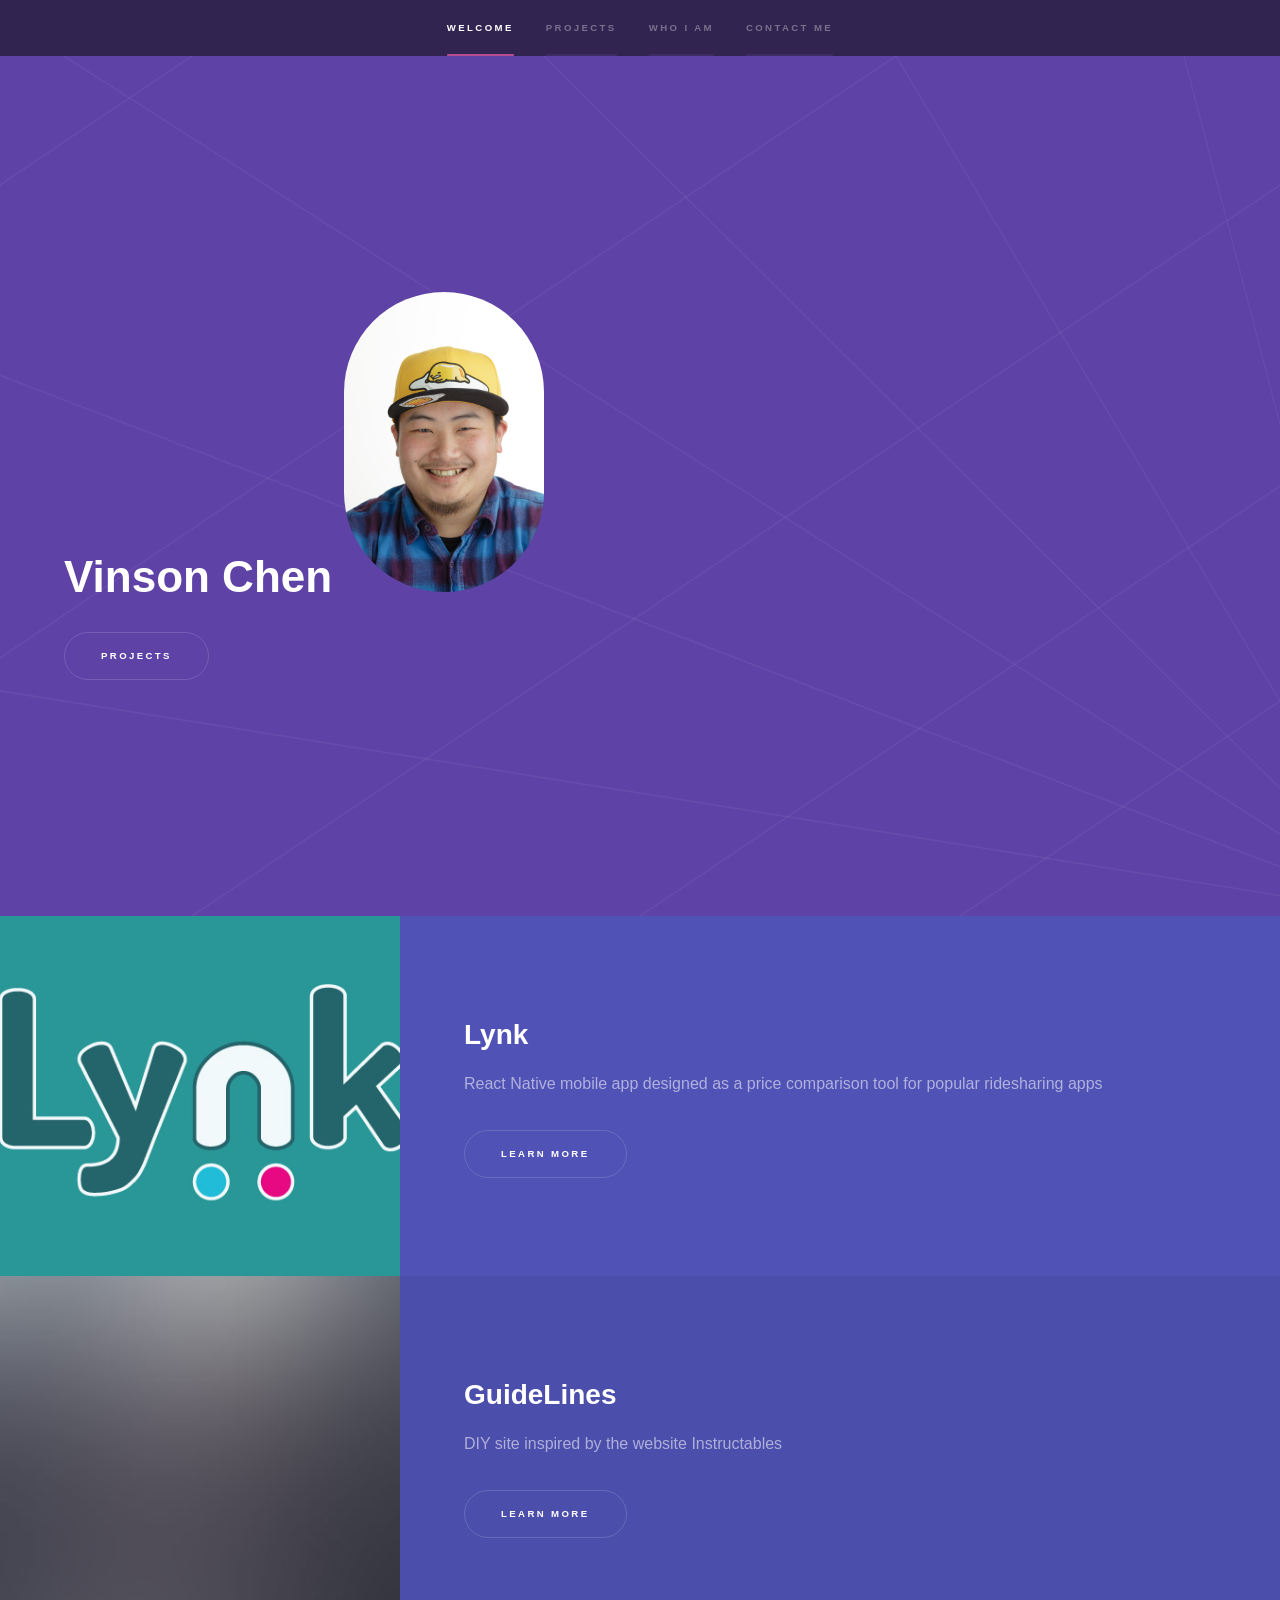
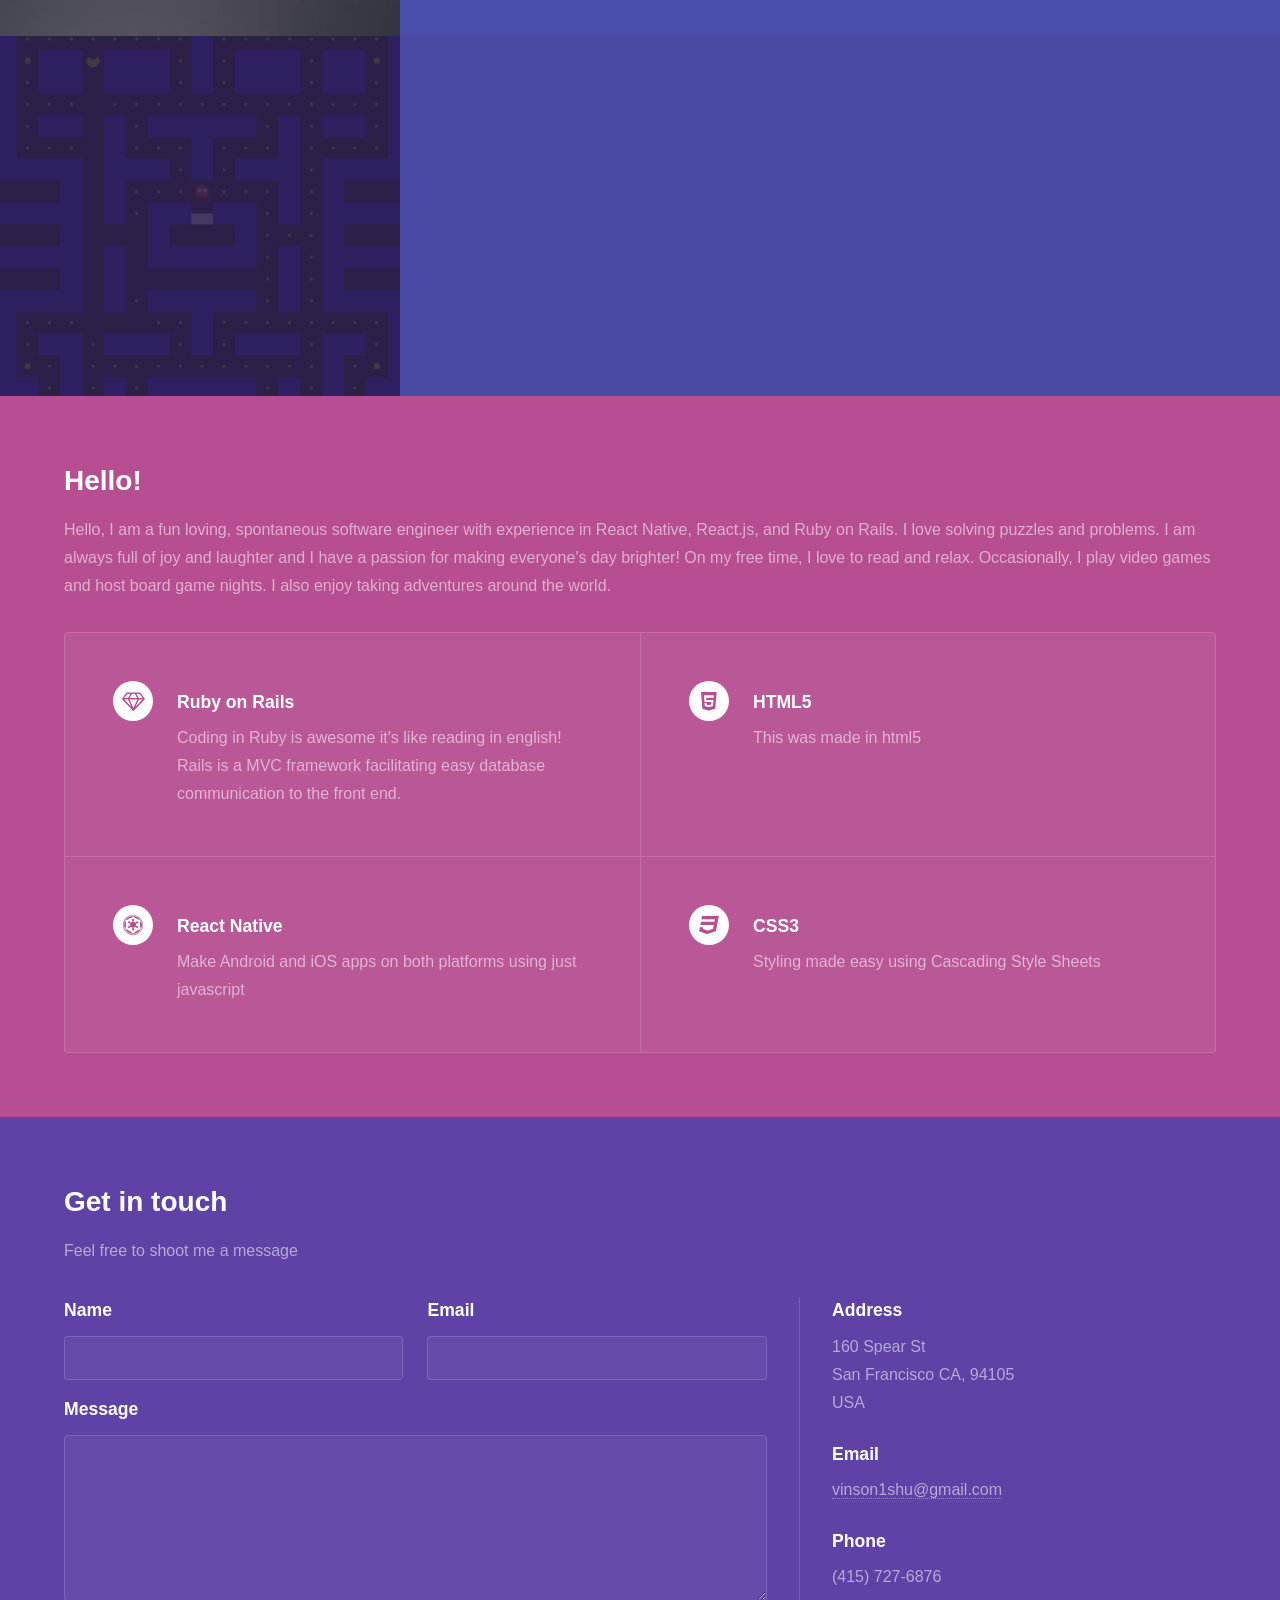
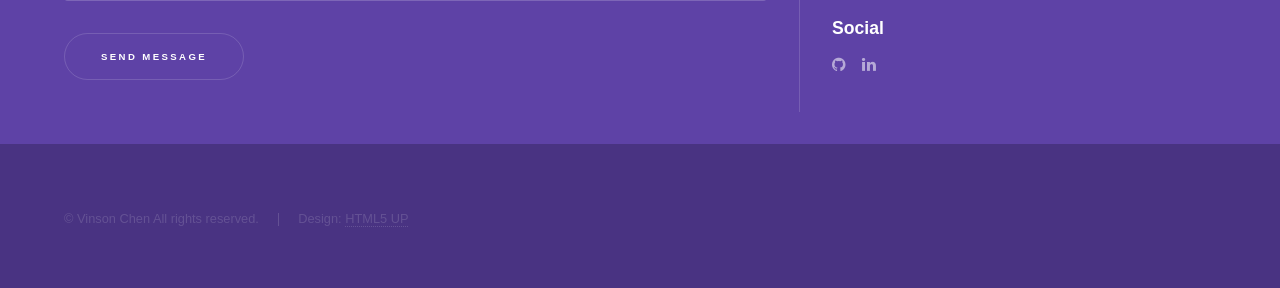
<file: index.html>
<!DOCTYPE HTML>
<!--
	Hyperspace by HTML5 UP
	html5up.net | @ajlkn
	Free for personal and commercial use under the CCA 3.0 license (html5up.net/license)
-->
<html>
	<head>
		<title>Vinson Chen</title>
		<meta charset="utf-8" />
		<meta name="viewport" content="width=device-width, initial-scale=1" />
		<!--[if lte IE 8]><script src="assets/js/ie/html5shiv.js"></script><![endif]-->
		<link rel="stylesheet" href="assets/css/main.css" />
		<!--[if lte IE 9]><link rel="stylesheet" href="assets/css/ie9.css" /><![endif]-->
		<!--[if lte IE 8]><link rel="stylesheet" href="assets/css/ie8.css" /><![endif]-->
	</head>
	<body>

		<!-- Sidebar -->
			<section id="sidebar">
				<div class="inner">
					<nav>
						<ul>
							<li><a href="#intro">Welcome</a></li>
							<li><a href="#one">Projects</a></li>
							<li><a href="#two">Who I am</a></li>
							<li><a href="#three">Contact me</a></li>
						</ul>
					</nav>
				</div>
			</section>

		<!-- Wrapper -->
			<div id="wrapper">

				<!-- Intro -->
					<section id="intro" class="wrapper style1 fullscreen fade-up">
						<div class="inner">
							<h1>Vinson Chen <img src="images/profile.jpg" width="200px" style="border-radius: 500px"/></h1>
							<ul class="actions">
								<li><a href="#one" class="button scrolly">Projects</a></li>
							</ul>
						</div>
					</section>

				<!-- One -->
					<section id="one" class="wrapper style2 spotlights">
						<section>
							<a href="https://calb3ars.github.io/LynkDemo/"
							target="_blank" class="image"><img src="images/Lynk_LinkedIn.jpg" alt="" data-position="center center" /></a>
							<div class="content">
								<div class="inner">
									<h2>Lynk</h2>
									<p>React Native mobile app designed as a price comparison tool for popular ridesharing apps</p>
									<ul class="actions">
										<li><a href="https://github.com/calb3ars/Lynk"
										target="_blank"
										class="button">Learn more</a></li>
									</ul>
								</div>
							</div>
						</section>
						<section>
							<a href="https://www.guidelines.tips"
							target="_blank" class="image"><img src="images/pic02.jpg" alt="" data-position="top center" /></a>
							<div class="content">
								<div class="inner">
									<h2>GuideLines</h2>
									<p>DIY site inspired by the website Instructables</p>
									<ul class="actions">
										<li><a href="https://github.com/viz-eight7six/full-stack-project"
										target="_blank"
										class="button">Learn more</a></li>
									</ul>
								</div>
							</div>
						</section>
						<section>
							<a href="https://viz-eight7six.github.io/ghosts/"
							target="_blank" class="image"><img src="images/pacman.png" alt="" data-position="25% 25%" /></a>
							<div class="content">
								<div class="inner">
									<h2>Blinky vs PacMan</h2>
									<p>Classic PacMan with a twist. Play as Blinky, the red ghost and try to catch PacMan</p>
									<ul class="actions">
										<li><a href="https://github.com/viz-eight7six/ghosts"
										target="_blank"
										class="button">Play it here</a></li>
									</ul>
								</div>
							</div>
						</section>
					</section>

				<!-- Two -->
					<section id="two" class="wrapper style3 fade-up">
						<div class="inner">
							<h2>Hello!</h2>
							<p>Hello, I am a fun loving, spontaneous software engineer with experience in React Native, React.js, and Ruby on Rails. I love solving puzzles and problems. I am always full of joy and laughter and I have a passion for making everyone's day brighter! On my free time, I love to read and relax. Occasionally, I play video games and host board game nights. I also enjoy taking adventures around the world. </p>
							<div class="features">
								<section>
									<span class="icon major fa-diamond"></span>
									<h3>Ruby on Rails</h3>
									<p>Coding in Ruby is awesome it's like reading in english! Rails is a MVC framework facilitating easy database communication to the front end.</p>
								</section>
								<section>
									<span class="icon major fa-html5"></span>
									<h3>HTML5</h3>
									<p>This was made in html5</p>
								</section>
								<section>
									<span class="icon major fa-empire"></span>
									<h3>React Native</h3>
									<p>Make Android and iOS apps on both platforms using just javascript</p>
								</section>
								<section>
									<span class="icon major fa-css3"></span>
									<h3>CSS3</h3>
									<p>Styling made easy using Cascading Style Sheets</p>
								</section>
							</div>
						</div>
					</section>

				<!-- Three -->
					<section id="three" class="wrapper style1 fade-up">
						<div class="inner">
							<h2>Get in touch</h2>
							<p>Feel free to shoot me a message</p>
							<div class="split style1">
								<section>
									<form method="post" action="mailto:vinson1shu@gmail.com">
										<div class="field half first">
											<label for="name">Name</label>
											<input type="text" name="name" id="name" />
										</div>
										<div class="field half">
											<label for="email">Email</label>
											<input type="text" name="email" id="email" />
										</div>
										<div class="field">
											<label for="message">Message</label>
											<textarea name="message" id="message" rows="5"></textarea>
										</div>
										<ul class="actions">
											<li><a href="#" class="button submit">Send Message</a></li>
										</ul>
									</form>
								</section>
								<section>
									<ul class="contact">
										<li>
											<h3>Address</h3>
											<span>160 Spear St<br />
											San Francisco CA, 94105<br />
											USA</span>
										</li>
										<li>
											<h3>Email</h3>
											<a href="#">vinson1shu@gmail.com</a>
										</li>
										<li>
											<h3>Phone</h3>
											<span>(415) 727-6876</span>
										</li>
										<li>
											<h3>Social</h3>
											<ul class="icons">
												<li><a href="https://github.com/viz-eight7six" target="_blank" class="fa-github"><span class="label">GitHub</span></a></li>
												<li><a href="https://www.linkedin.com/in/vinsonchen12345/" target="_blank" class="fa-linkedin"><span class="label">LinkedIn</span></a></li>
											</ul>
										</li>
									</ul>
								</section>
							</div>
						</div>
					</section>

			</div>

		<!-- Footer -->
			<footer id="footer" class="wrapper style1-alt">
				<div class="inner">
					<ul class="menu">
						<li>&copy; Vinson Chen All rights reserved.</li><li>Design: <a href="http://html5up.net">HTML5 UP</a></li>
					</ul>
				</div>
			</footer>

		<!-- Scripts -->
			<script src="assets/js/jquery.min.js"></script>
			<script src="assets/js/jquery.scrollex.min.js"></script>
			<script src="assets/js/jquery.scrolly.min.js"></script>
			<script src="assets/js/skel.min.js"></script>
			<script src="assets/js/util.js"></script>
			<!--[if lte IE 8]><script src="assets/js/ie/respond.min.js"></script><![endif]-->
			<script src="assets/js/main.js"></script>

	</body>
</html>
</file>
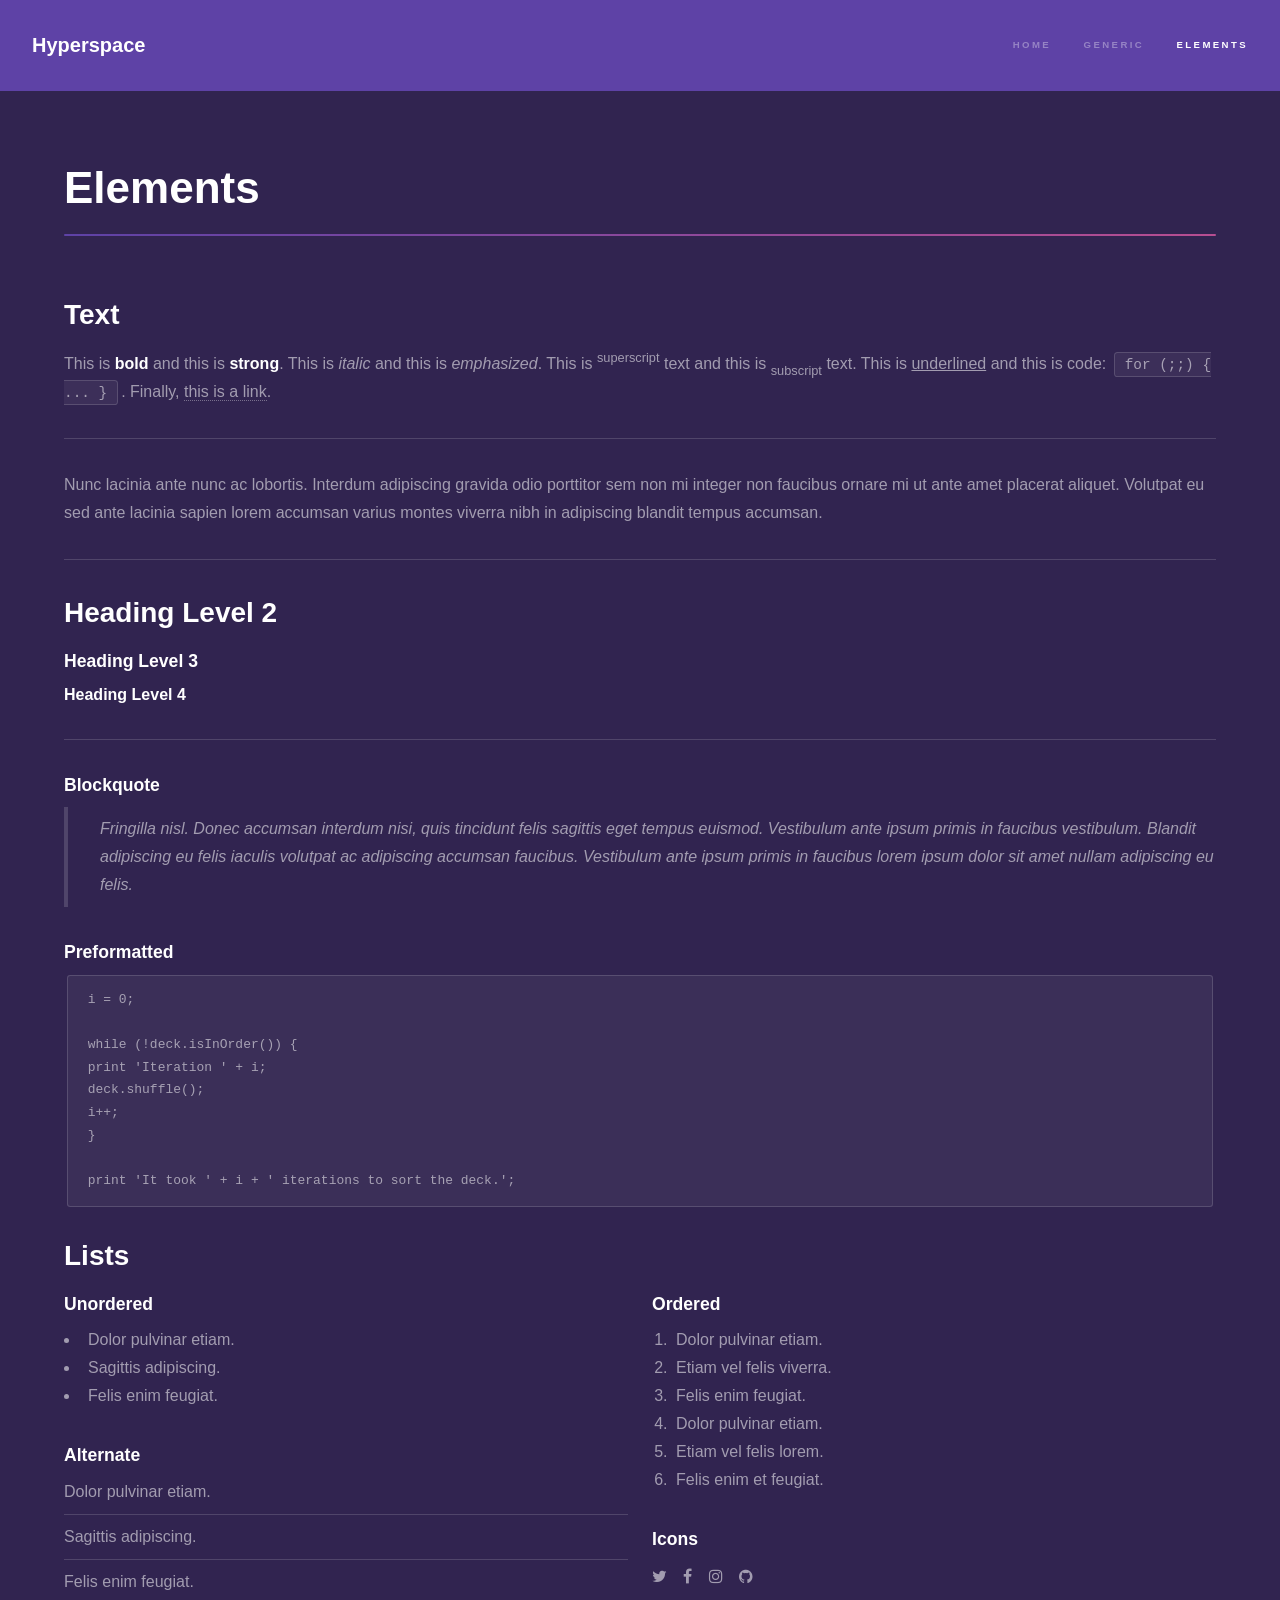
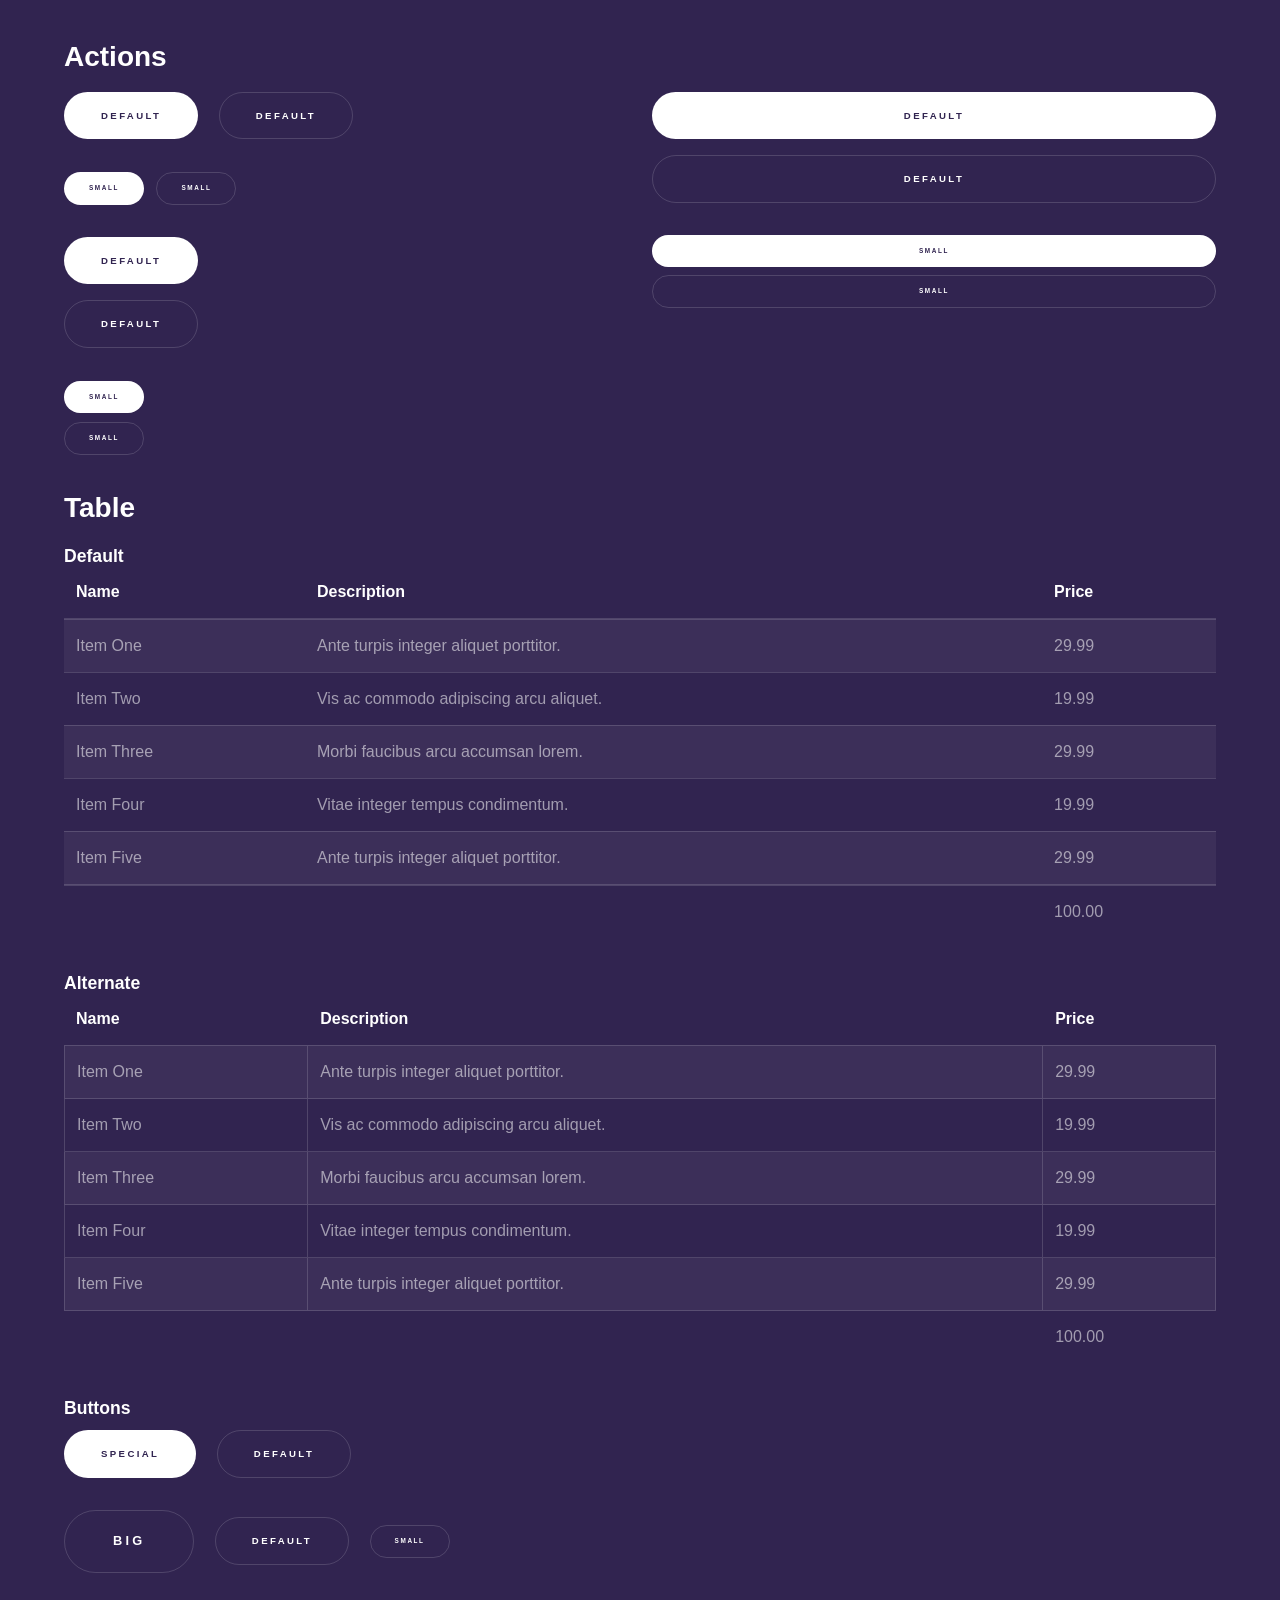
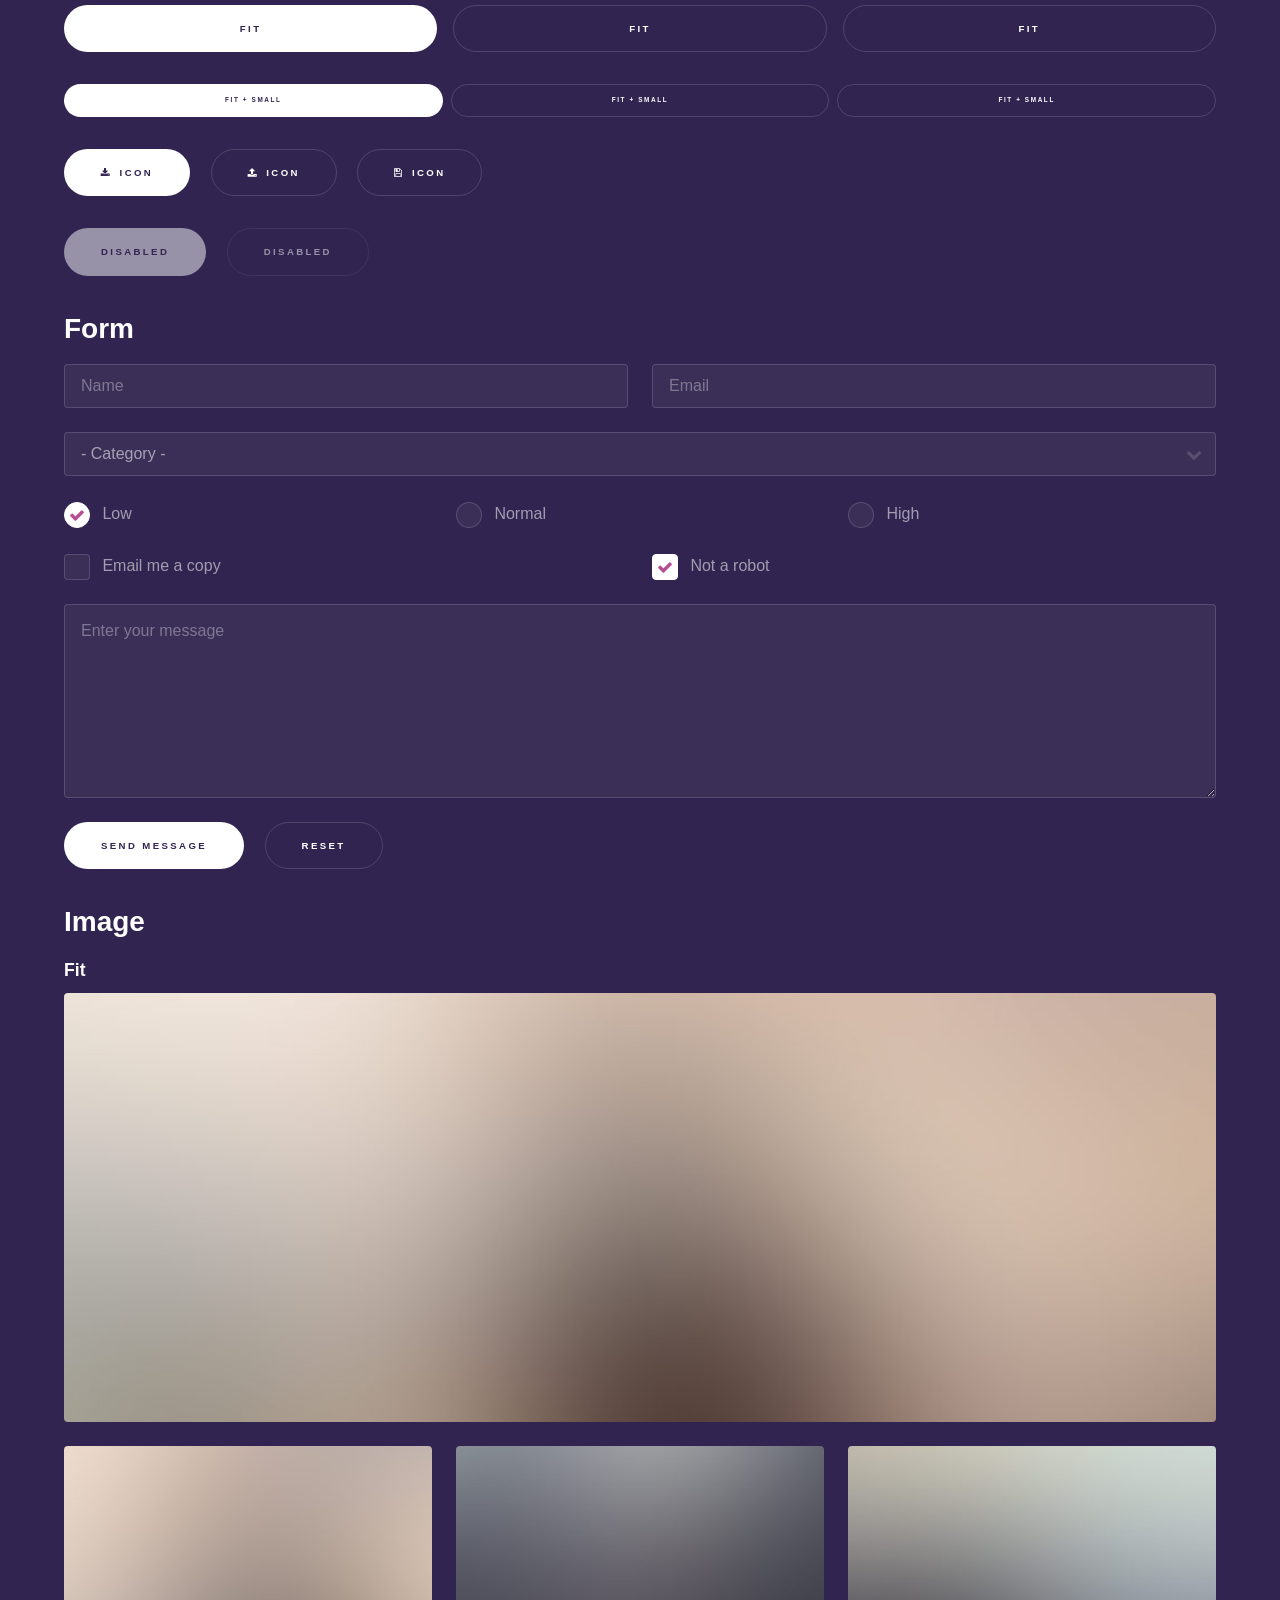
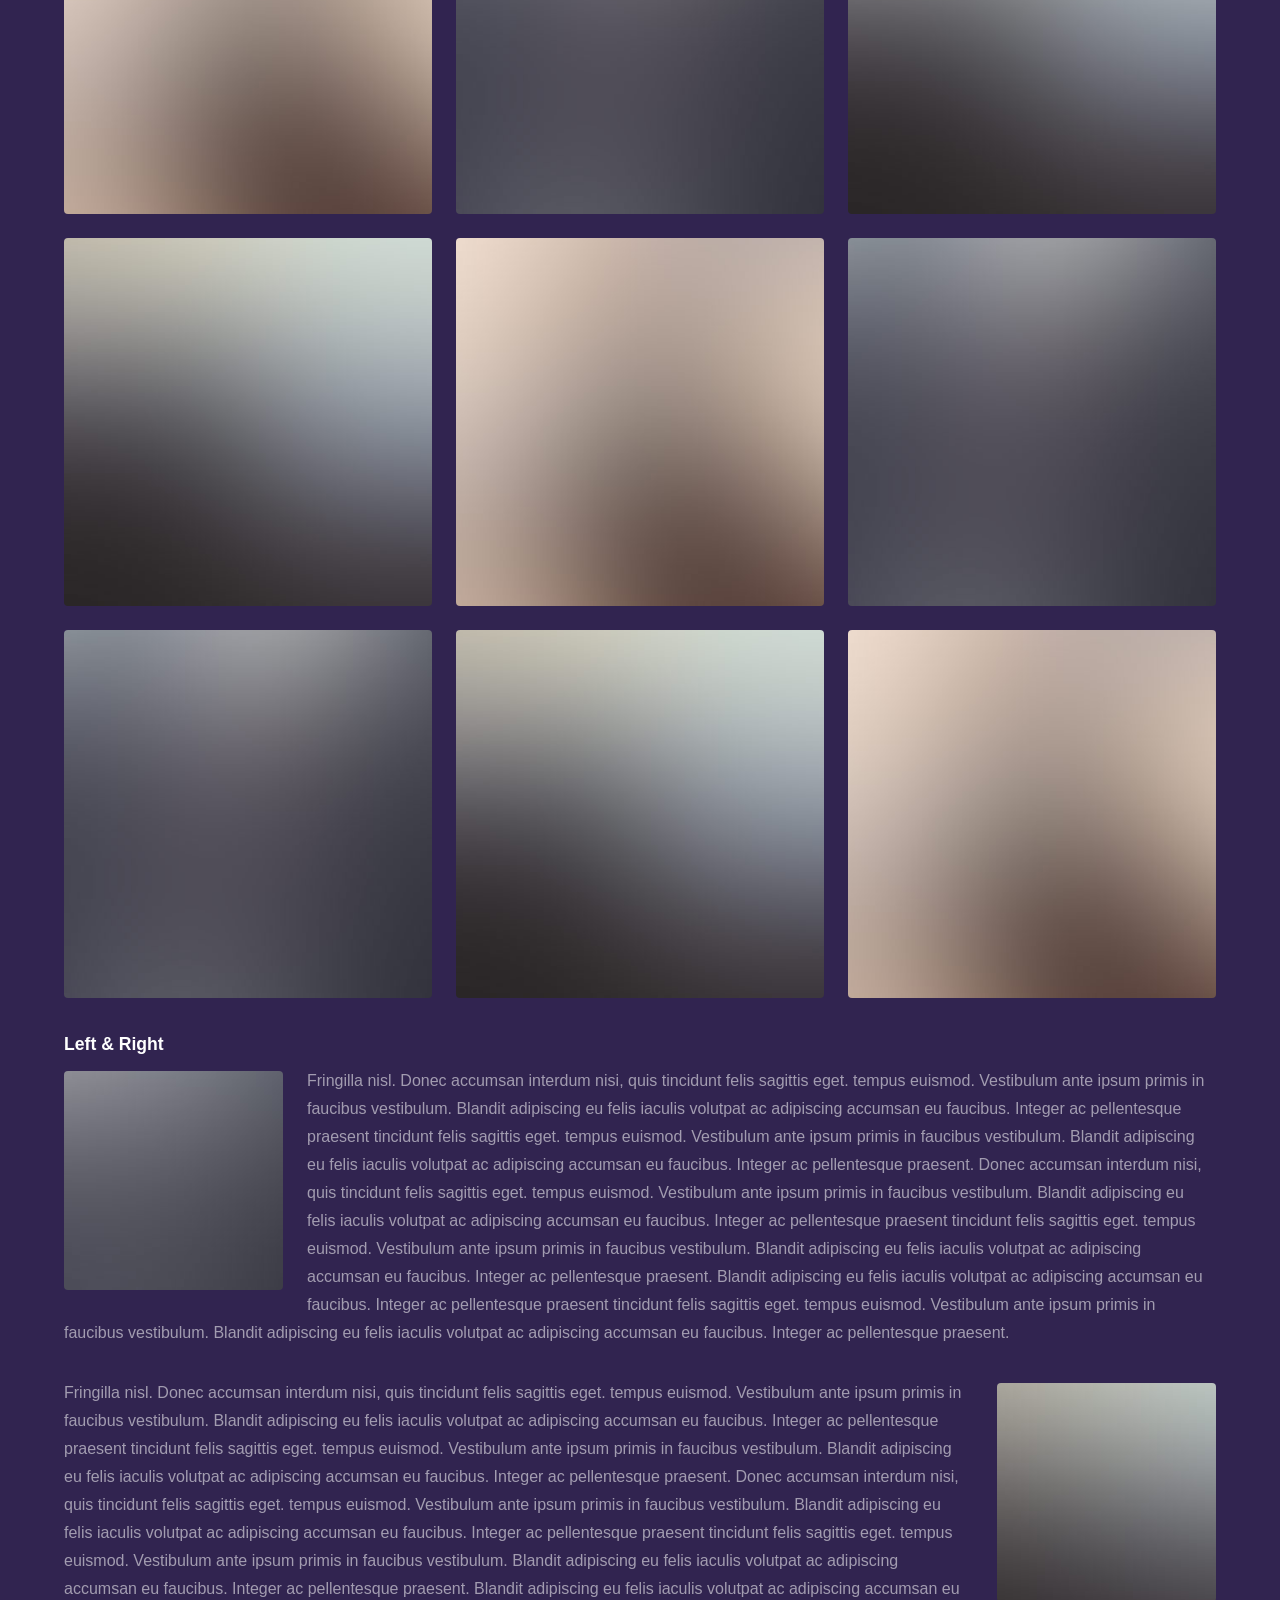
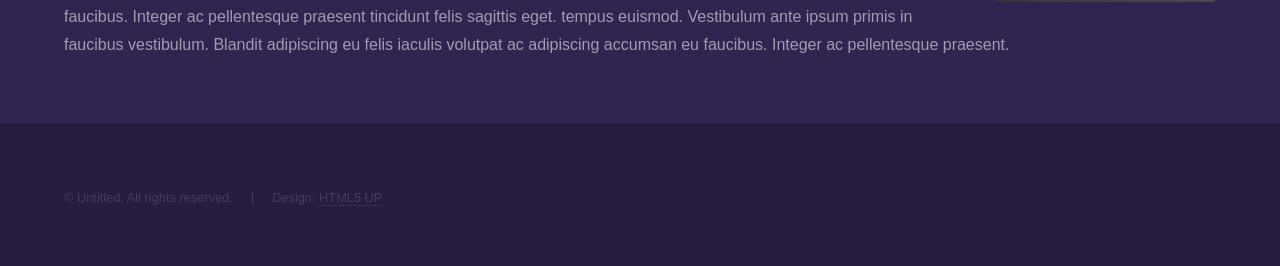
<file: elements.html>
<!DOCTYPE HTML>
<!--
	Hyperspace by HTML5 UP
	html5up.net | @ajlkn
	Free for personal and commercial use under the CCA 3.0 license (html5up.net/license)
-->
<html>
	<head>
		<title>Elements - Hyperspace by HTML5 UP</title>
		<meta charset="utf-8" />
		<meta name="viewport" content="width=device-width, initial-scale=1" />
		<!--[if lte IE 8]><script src="assets/js/ie/html5shiv.js"></script><![endif]-->
		<link rel="stylesheet" href="assets/css/main.css" />
		<!--[if lte IE 9]><link rel="stylesheet" href="assets/css/ie9.css" /><![endif]-->
		<!--[if lte IE 8]><link rel="stylesheet" href="assets/css/ie8.css" /><![endif]-->
	</head>
	<body>

		<!-- Header -->
			<header id="header">
				<a href="index.html" class="title">Hyperspace</a>
				<nav>
					<ul>
						<li><a href="index.html">Home</a></li>
						<li><a href="generic.html">Generic</a></li>
						<li><a href="elements.html"  class="active">Elements</a></li>
					</ul>
				</nav>
			</header>

		<!-- Wrapper -->
			<div id="wrapper">

				<!-- Main -->
					<section id="main" class="wrapper">
						<div class="inner">
							<h1 class="major">Elements</h1>

							<!-- Text -->
								<section>
									<h2>Text</h2>
									<p>This is <b>bold</b> and this is <strong>strong</strong>. This is <i>italic</i> and this is <em>emphasized</em>.
									This is <sup>superscript</sup> text and this is <sub>subscript</sub> text.
									This is <u>underlined</u> and this is code: <code>for (;;) { ... }</code>. Finally, <a href="#">this is a link</a>.</p>
									<hr />
									<p>Nunc lacinia ante nunc ac lobortis. Interdum adipiscing gravida odio porttitor sem non mi integer non faucibus ornare mi ut ante amet placerat aliquet. Volutpat eu sed ante lacinia sapien lorem accumsan varius montes viverra nibh in adipiscing blandit tempus accumsan.</p>
									<hr />
									<h2>Heading Level 2</h2>
									<h3>Heading Level 3</h3>
									<h4>Heading Level 4</h4>
									<hr />
									<h3>Blockquote</h3>
									<blockquote>Fringilla nisl. Donec accumsan interdum nisi, quis tincidunt felis sagittis eget tempus euismod. Vestibulum ante ipsum primis in faucibus vestibulum. Blandit adipiscing eu felis iaculis volutpat ac adipiscing accumsan faucibus. Vestibulum ante ipsum primis in faucibus lorem ipsum dolor sit amet nullam adipiscing eu felis.</blockquote>
									<h3>Preformatted</h3>
									<pre><code>i = 0;

while (!deck.isInOrder()) {
print 'Iteration ' + i;
deck.shuffle();
i++;
}

print 'It took ' + i + ' iterations to sort the deck.';</code></pre>
								</section>

							<!-- Lists -->
								<section>
									<h2>Lists</h2>
									<div class="row">
										<div class="6u 12u$(medium)">
											<h3>Unordered</h3>
											<ul>
												<li>Dolor pulvinar etiam.</li>
												<li>Sagittis adipiscing.</li>
												<li>Felis enim feugiat.</li>
											</ul>
											<h3>Alternate</h3>
											<ul class="alt">
												<li>Dolor pulvinar etiam.</li>
												<li>Sagittis adipiscing.</li>
												<li>Felis enim feugiat.</li>
											</ul>
										</div>
										<div class="6u$ 12u$(medium)">
											<h3>Ordered</h3>
											<ol>
												<li>Dolor pulvinar etiam.</li>
												<li>Etiam vel felis viverra.</li>
												<li>Felis enim feugiat.</li>
												<li>Dolor pulvinar etiam.</li>
												<li>Etiam vel felis lorem.</li>
												<li>Felis enim et feugiat.</li>
											</ol>
											<h3>Icons</h3>
											<ul class="icons">
												<li><a href="#" class="icon fa-twitter"><span class="label">Twitter</span></a></li>
												<li><a href="#" class="icon fa-facebook"><span class="label">Facebook</span></a></li>
												<li><a href="#" class="icon fa-instagram"><span class="label">Instagram</span></a></li>
												<li><a href="#" class="icon fa-github"><span class="label">Github</span></a></li>
											</ul>
										</div>
									</div>
									<h2>Actions</h2>
									<div class="row">
										<div class="6u 12u$(medium)">
											<ul class="actions">
												<li><a href="#" class="button special">Default</a></li>
												<li><a href="#" class="button">Default</a></li>
											</ul>
											<ul class="actions small">
												<li><a href="#" class="button special small">Small</a></li>
												<li><a href="#" class="button small">Small</a></li>
											</ul>
											<ul class="actions vertical">
												<li><a href="#" class="button special">Default</a></li>
												<li><a href="#" class="button">Default</a></li>
											</ul>
											<ul class="actions vertical small">
												<li><a href="#" class="button special small">Small</a></li>
												<li><a href="#" class="button small">Small</a></li>
											</ul>
										</div>
										<div class="6u 12u$(medium)">
											<ul class="actions vertical">
												<li><a href="#" class="button special fit">Default</a></li>
												<li><a href="#" class="button fit">Default</a></li>
											</ul>
											<ul class="actions vertical small">
												<li><a href="#" class="button special small fit">Small</a></li>
												<li><a href="#" class="button small fit">Small</a></li>
											</ul>
										</div>
									</div>
								</section>

							<!-- Table -->
								<section>
									<h2>Table</h2>
									<h3>Default</h3>
									<div class="table-wrapper">
										<table>
											<thead>
												<tr>
													<th>Name</th>
													<th>Description</th>
													<th>Price</th>
												</tr>
											</thead>
											<tbody>
												<tr>
													<td>Item One</td>
													<td>Ante turpis integer aliquet porttitor.</td>
													<td>29.99</td>
												</tr>
												<tr>
													<td>Item Two</td>
													<td>Vis ac commodo adipiscing arcu aliquet.</td>
													<td>19.99</td>
												</tr>
												<tr>
													<td>Item Three</td>
													<td> Morbi faucibus arcu accumsan lorem.</td>
													<td>29.99</td>
												</tr>
												<tr>
													<td>Item Four</td>
													<td>Vitae integer tempus condimentum.</td>
													<td>19.99</td>
												</tr>
												<tr>
													<td>Item Five</td>
													<td>Ante turpis integer aliquet porttitor.</td>
													<td>29.99</td>
												</tr>
											</tbody>
											<tfoot>
												<tr>
													<td colspan="2"></td>
													<td>100.00</td>
												</tr>
											</tfoot>
										</table>
									</div>

									<h3>Alternate</h3>
									<div class="table-wrapper">
										<table class="alt">
											<thead>
												<tr>
													<th>Name</th>
													<th>Description</th>
													<th>Price</th>
												</tr>
											</thead>
											<tbody>
												<tr>
													<td>Item One</td>
													<td>Ante turpis integer aliquet porttitor.</td>
													<td>29.99</td>
												</tr>
												<tr>
													<td>Item Two</td>
													<td>Vis ac commodo adipiscing arcu aliquet.</td>
													<td>19.99</td>
												</tr>
												<tr>
													<td>Item Three</td>
													<td> Morbi faucibus arcu accumsan lorem.</td>
													<td>29.99</td>
												</tr>
												<tr>
													<td>Item Four</td>
													<td>Vitae integer tempus condimentum.</td>
													<td>19.99</td>
												</tr>
												<tr>
													<td>Item Five</td>
													<td>Ante turpis integer aliquet porttitor.</td>
													<td>29.99</td>
												</tr>
											</tbody>
											<tfoot>
												<tr>
													<td colspan="2"></td>
													<td>100.00</td>
												</tr>
											</tfoot>
										</table>
									</div>
								</section>

							<!-- Buttons -->
								<section>
									<h3>Buttons</h3>
									<ul class="actions">
										<li><a href="#" class="button special">Special</a></li>
										<li><a href="#" class="button">Default</a></li>
									</ul>
									<ul class="actions">
										<li><a href="#" class="button big">Big</a></li>
										<li><a href="#" class="button">Default</a></li>
										<li><a href="#" class="button small">Small</a></li>
									</ul>
									<ul class="actions fit">
										<li><a href="#" class="button special fit">Fit</a></li>
										<li><a href="#" class="button fit">Fit</a></li>
										<li><a href="#" class="button fit">Fit</a></li>
									</ul>
									<ul class="actions fit small">
										<li><a href="#" class="button special fit small">Fit + Small</a></li>
										<li><a href="#" class="button fit small">Fit + Small</a></li>
										<li><a href="#" class="button fit small">Fit + Small</a></li>
									</ul>
									<ul class="actions">
										<li><a href="#" class="button special icon fa-download">Icon</a></li>
										<li><a href="#" class="button icon fa-upload">Icon</a></li>
										<li><a href="#" class="button icon fa-save">Icon</a></li>
									</ul>
									<ul class="actions">
										<li><span class="button special disabled">Disabled</span></li>
										<li><span class="button disabled">Disabled</span></li>
									</ul>
								</section>

							<!-- Form -->
								<section>
									<h2>Form</h2>
									<form method="post" action="#">
										<div class="row uniform">
											<div class="6u 12u$(xsmall)">
												<input type="text" name="demo-name" id="demo-name" value="" placeholder="Name" />
											</div>
											<div class="6u$ 12u$(xsmall)">
												<input type="email" name="demo-email" id="demo-email" value="" placeholder="Email" />
											</div>
											<div class="12u$">
												<div class="select-wrapper">
													<select name="demo-category" id="demo-category">
														<option value="">- Category -</option>
														<option value="1">Manufacturing</option>
														<option value="1">Shipping</option>
														<option value="1">Administration</option>
														<option value="1">Human Resources</option>
													</select>
												</div>
											</div>
											<div class="4u 12u$(small)">
												<input type="radio" id="demo-priority-low" name="demo-priority" checked>
												<label for="demo-priority-low">Low</label>
											</div>
											<div class="4u 12u$(small)">
												<input type="radio" id="demo-priority-normal" name="demo-priority">
												<label for="demo-priority-normal">Normal</label>
											</div>
											<div class="4u$ 12u$(small)">
												<input type="radio" id="demo-priority-high" name="demo-priority">
												<label for="demo-priority-high">High</label>
											</div>
											<div class="6u 12u$(small)">
												<input type="checkbox" id="demo-copy" name="demo-copy">
												<label for="demo-copy">Email me a copy</label>
											</div>
											<div class="6u$ 12u$(small)">
												<input type="checkbox" id="demo-human" name="demo-human" checked>
												<label for="demo-human">Not a robot</label>
											</div>
											<div class="12u$">
												<textarea name="demo-message" id="demo-message" placeholder="Enter your message" rows="6"></textarea>
											</div>
											<div class="12u$">
												<ul class="actions">
													<li><input type="submit" value="Send Message" class="special" /></li>
													<li><input type="reset" value="Reset" /></li>
												</ul>
											</div>
										</div>
									</form>
								</section>

							<!-- Image -->
								<section>
									<h2>Image</h2>
									<h3>Fit</h3>
									<div class="box alt">
										<div class="row uniform">
											<div class="12u$"><span class="image fit"><img src="images/pic04.jpg" alt="" /></span></div>
											<div class="4u"><span class="image fit"><img src="images/pic01.jpg" alt="" /></span></div>
											<div class="4u"><span class="image fit"><img src="images/pic02.jpg" alt="" /></span></div>
											<div class="4u$"><span class="image fit"><img src="images/pic03.jpg" alt="" /></span></div>
											<div class="4u"><span class="image fit"><img src="images/pic03.jpg" alt="" /></span></div>
											<div class="4u"><span class="image fit"><img src="images/pic01.jpg" alt="" /></span></div>
											<div class="4u$"><span class="image fit"><img src="images/pic02.jpg" alt="" /></span></div>
											<div class="4u"><span class="image fit"><img src="images/pic02.jpg" alt="" /></span></div>
											<div class="4u"><span class="image fit"><img src="images/pic03.jpg" alt="" /></span></div>
											<div class="4u$"><span class="image fit"><img src="images/pic01.jpg" alt="" /></span></div>
										</div>
									</div>
									<h3>Left &amp; Right</h3>
									<p><span class="image left"><img src="images/pic05.jpg" alt="" /></span>Fringilla nisl. Donec accumsan interdum nisi, quis tincidunt felis sagittis eget. tempus euismod. Vestibulum ante ipsum primis in faucibus vestibulum. Blandit adipiscing eu felis iaculis volutpat ac adipiscing accumsan eu faucibus. Integer ac pellentesque praesent tincidunt felis sagittis eget. tempus euismod. Vestibulum ante ipsum primis in faucibus vestibulum. Blandit adipiscing eu felis iaculis volutpat ac adipiscing accumsan eu faucibus. Integer ac pellentesque praesent. Donec accumsan interdum nisi, quis tincidunt felis sagittis eget. tempus euismod. Vestibulum ante ipsum primis in faucibus vestibulum. Blandit adipiscing eu felis iaculis volutpat ac adipiscing accumsan eu faucibus. Integer ac pellentesque praesent tincidunt felis sagittis eget. tempus euismod. Vestibulum ante ipsum primis in faucibus vestibulum. Blandit adipiscing eu felis iaculis volutpat ac adipiscing accumsan eu faucibus. Integer ac pellentesque praesent. Blandit adipiscing eu felis iaculis volutpat ac adipiscing accumsan eu faucibus. Integer ac pellentesque praesent tincidunt felis sagittis eget. tempus euismod. Vestibulum ante ipsum primis in faucibus vestibulum. Blandit adipiscing eu felis iaculis volutpat ac adipiscing accumsan eu faucibus. Integer ac pellentesque praesent.</p>
									<p><span class="image right"><img src="images/pic06.jpg" alt="" /></span>Fringilla nisl. Donec accumsan interdum nisi, quis tincidunt felis sagittis eget. tempus euismod. Vestibulum ante ipsum primis in faucibus vestibulum. Blandit adipiscing eu felis iaculis volutpat ac adipiscing accumsan eu faucibus. Integer ac pellentesque praesent tincidunt felis sagittis eget. tempus euismod. Vestibulum ante ipsum primis in faucibus vestibulum. Blandit adipiscing eu felis iaculis volutpat ac adipiscing accumsan eu faucibus. Integer ac pellentesque praesent. Donec accumsan interdum nisi, quis tincidunt felis sagittis eget. tempus euismod. Vestibulum ante ipsum primis in faucibus vestibulum. Blandit adipiscing eu felis iaculis volutpat ac adipiscing accumsan eu faucibus. Integer ac pellentesque praesent tincidunt felis sagittis eget. tempus euismod. Vestibulum ante ipsum primis in faucibus vestibulum. Blandit adipiscing eu felis iaculis volutpat ac adipiscing accumsan eu faucibus. Integer ac pellentesque praesent. Blandit adipiscing eu felis iaculis volutpat ac adipiscing accumsan eu faucibus. Integer ac pellentesque praesent tincidunt felis sagittis eget. tempus euismod. Vestibulum ante ipsum primis in faucibus vestibulum. Blandit adipiscing eu felis iaculis volutpat ac adipiscing accumsan eu faucibus. Integer ac pellentesque praesent.</p>
								</section>

						</div>
					</section>

			</div>

		<!-- Footer -->
			<footer id="footer" class="wrapper alt">
				<div class="inner">
					<ul class="menu">
						<li>&copy; Untitled. All rights reserved.</li><li>Design: <a href="http://html5up.net">HTML5 UP</a></li>
					</ul>
				</div>
			</footer>

		<!-- Scripts -->
			<script src="assets/js/jquery.min.js"></script>
			<script src="assets/js/jquery.scrollex.min.js"></script>
			<script src="assets/js/jquery.scrolly.min.js"></script>
			<script src="assets/js/skel.min.js"></script>
			<script src="assets/js/util.js"></script>
			<!--[if lte IE 8]><script src="assets/js/ie/respond.min.js"></script><![endif]-->
			<script src="assets/js/main.js"></script>

	</body>
</html>
</file>
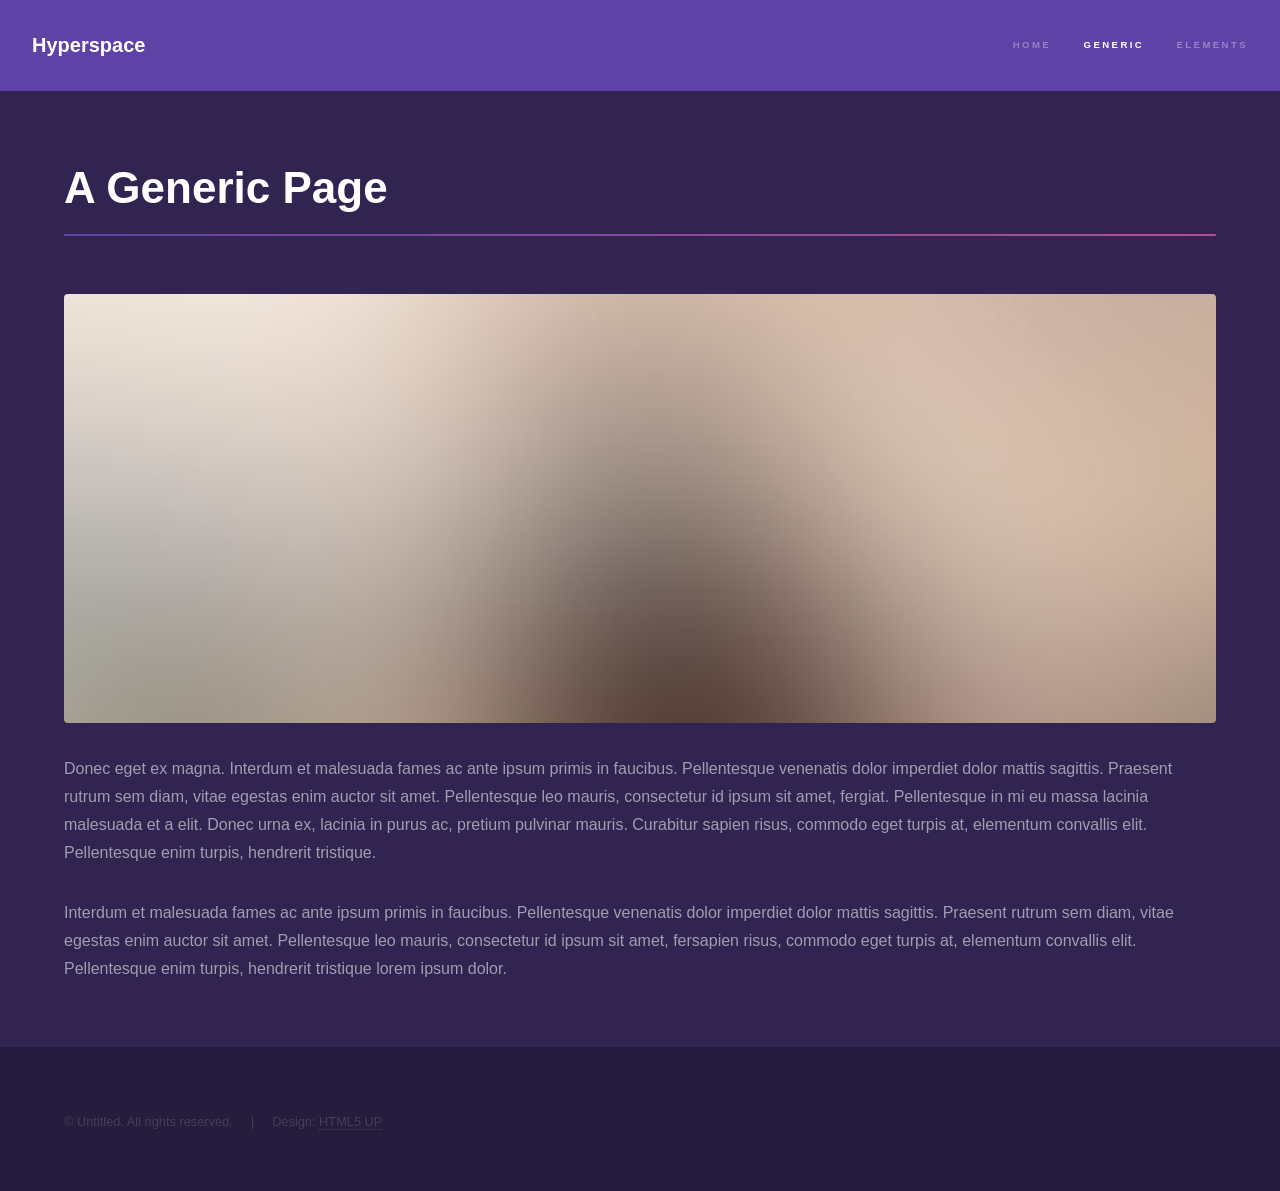
<file: generic.html>
<!DOCTYPE HTML>
<!--
	Hyperspace by HTML5 UP
	html5up.net | @ajlkn
	Free for personal and commercial use under the CCA 3.0 license (html5up.net/license)
-->
<html>
	<head>
		<title>Generic - Hyperspace by HTML5 UP</title>
		<meta charset="utf-8" />
		<meta name="viewport" content="width=device-width, initial-scale=1" />
		<!--[if lte IE 8]><script src="assets/js/ie/html5shiv.js"></script><![endif]-->
		<link rel="stylesheet" href="assets/css/main.css" />
		<!--[if lte IE 9]><link rel="stylesheet" href="assets/css/ie9.css" /><![endif]-->
		<!--[if lte IE 8]><link rel="stylesheet" href="assets/css/ie8.css" /><![endif]-->
	</head>
	<body>

		<!-- Header -->
			<header id="header">
				<a href="index.html" class="title">Hyperspace</a>
				<nav>
					<ul>
						<li><a href="index.html">Home</a></li>
						<li><a href="generic.html" class="active">Generic</a></li>
						<li><a href="elements.html">Elements</a></li>
					</ul>
				</nav>
			</header>

		<!-- Wrapper -->
			<div id="wrapper">

				<!-- Main -->
					<section id="main" class="wrapper">
						<div class="inner">
							<h1 class="major">A Generic Page</h1>
							<span class="image fit"><img src="images/pic04.jpg" alt="" /></span>
							<p>Donec eget ex magna. Interdum et malesuada fames ac ante ipsum primis in faucibus. Pellentesque venenatis dolor imperdiet dolor mattis sagittis. Praesent rutrum sem diam, vitae egestas enim auctor sit amet. Pellentesque leo mauris, consectetur id ipsum sit amet, fergiat. Pellentesque in mi eu massa lacinia malesuada et a elit. Donec urna ex, lacinia in purus ac, pretium pulvinar mauris. Curabitur sapien risus, commodo eget turpis at, elementum convallis elit. Pellentesque enim turpis, hendrerit tristique.</p>
							<p>Interdum et malesuada fames ac ante ipsum primis in faucibus. Pellentesque venenatis dolor imperdiet dolor mattis sagittis. Praesent rutrum sem diam, vitae egestas enim auctor sit amet. Pellentesque leo mauris, consectetur id ipsum sit amet, fersapien risus, commodo eget turpis at, elementum convallis elit. Pellentesque enim turpis, hendrerit tristique lorem ipsum dolor.</p>
						</div>
					</section>

			</div>

		<!-- Footer -->
			<footer id="footer" class="wrapper alt">
				<div class="inner">
					<ul class="menu">
						<li>&copy; Untitled. All rights reserved.</li><li>Design: <a href="http://html5up.net">HTML5 UP</a></li>
					</ul>
				</div>
			</footer>

		<!-- Scripts -->
			<script src="assets/js/jquery.min.js"></script>
			<script src="assets/js/jquery.scrollex.min.js"></script>
			<script src="assets/js/jquery.scrolly.min.js"></script>
			<script src="assets/js/skel.min.js"></script>
			<script src="assets/js/util.js"></script>
			<!--[if lte IE 8]><script src="assets/js/ie/respond.min.js"></script><![endif]-->
			<script src="assets/js/main.js"></script>

	</body>
</html>
</file>
<file: assets/css/ie9.css>
/*
	Hyperspace by HTML5 UP
	html5up.net | @ajlkn
	Free for personal and commercial use under the CCA 3.0 license (html5up.net/license)
*/

/* Type */

	h1.major:after {
		background: #b74e91;
	}

/* Wrapper */

	.wrapper.fullscreen {
		min-height: 0;
		padding-bottom: 6em;
		padding-top: 6em;
	}

		body.is-ie .wrapper.fullscreen {
			height: auto;
		}

/* Spotlights */

	.spotlights > section {
		padding-left: 20em;
		position: relative;
	}

		.spotlights > section > .image {
			height: 100%;
			left: 0;
			position: absolute;
			top: 0;
			width: 20em;
		}

		.spotlights > section > .content {
			width: 100%;
		}

/* Features */

	.features:after {
		clear: both;
		content: '';
		display: block;
	}

	.features section {
		float: left;
	}

/* Split */

	.split:after {
		clear: both;
		content: '';
		display: block;
	}

	.split > * {
		float: left;
	}

/* Sidebar */

	#sidebar nav a:after {
		background-color: #b74e91;
	}

/* Header */

	#header:after {
		clear: both;
		content: '';
		display: block;
	}

	#header > .title {
		float: left;
	}

	#header > nav {
		float: right;
	}
</file>
<file: assets/css/ie8.css>
/*
	Hyperspace by HTML5 UP
	html5up.net | @ajlkn
	Free for personal and commercial use under the CCA 3.0 license (html5up.net/license)
*/

/* Type */

	body, input, select, textarea {
		color: #ffffff;
	}

/* Button */

	input[type="submit"],
	input[type="reset"],
	input[type="button"],
	button,
	.button {
		position: relative;
	}

		input[type="submit"]:after,
		input[type="reset"]:after,
		input[type="button"]:after,
		button:after,
		.button:after {
			display: none;
		}

/* Features */

	.features {
		border: solid 1px;
	}

/* Form */

	input[type="text"],
	input[type="password"],
	input[type="email"],
	input[type="tel"],
	select,
	textarea {
		background: transparent;
		border: solid 1px;
	}

/* Split */

	.split.style1 > :first-child {
		padding-right: 2em;
		width: 70%;
	}
</file>
<file: assets/css/main.css>
@import url(font-awesome.min.css);

/*
	Hyperspace by HTML5 UP
	html5up.net | @ajlkn
	Free for personal and commercial use under the CCA 3.0 license (html5up.net/license)
*/

/* Reset */

	html, body, div, span, applet, object, iframe, h1, h2, h3, h4, h5, h6, p, blockquote, pre, a, abbr, acronym, address, big, cite, code, del, dfn, em, img, ins, kbd, q, s, samp, small, strike, strong, sub, sup, tt, var, b, u, i, center, dl, dt, dd, ol, ul, li, fieldset, form, label, legend, table, caption, tbody, tfoot, thead, tr, th, td, article, aside, canvas, details, embed, figure, figcaption, footer, header, hgroup, menu, nav, output, ruby, section, summary, time, mark, audio, video {
		margin: 0;
		padding: 0;
		border: 0;
		font-size: 100%;
		font: inherit;
		vertical-align: baseline;
	}

	article, aside, details, figcaption, figure, footer, header, hgroup, menu, nav, section {
		display: block;
	}

	body {
		line-height: 1;
	}

	ol, ul {
		list-style: none;
	}

	blockquote, q {
		quotes: none;
	}

	blockquote:before, blockquote:after, q:before, q:after {
		content: '';
		content: none;
	}

	table {
		border-collapse: collapse;
		border-spacing: 0;
	}

	body {
		-webkit-text-size-adjust: none;
	}

/* Box Model */

	*, *:before, *:after {
		-moz-box-sizing: border-box;
		-webkit-box-sizing: border-box;
		box-sizing: border-box;
	}

/* Grid */

	.row {
		border-bottom: solid 1px transparent;
		-moz-box-sizing: border-box;
		-webkit-box-sizing: border-box;
		box-sizing: border-box;
	}

	.row > * {
		float: left;
		-moz-box-sizing: border-box;
		-webkit-box-sizing: border-box;
		box-sizing: border-box;
	}

	.row:after, .row:before {
		content: '';
		display: block;
		clear: both;
		height: 0;
	}

	.row.uniform > * > :first-child {
		margin-top: 0;
	}

	.row.uniform > * > :last-child {
		margin-bottom: 0;
	}

	.row.\30 \25 > * {
		padding: 0 0 0 0em;
	}

	.row.\30 \25 {
		margin: 0 0 -1px 0em;
	}

	.row.uniform.\30 \25 > * {
		padding: 0em 0 0 0em;
	}

	.row.uniform.\30 \25 {
		margin: 0em 0 -1px 0em;
	}

	.row > * {
		padding: 0 0 0 1.5em;
	}

	.row {
		margin: 0 0 -1px -1.5em;
	}

	.row.uniform > * {
		padding: 1.5em 0 0 1.5em;
	}

	.row.uniform {
		margin: -1.5em 0 -1px -1.5em;
	}

	.row.\32 00\25 > * {
		padding: 0 0 0 3em;
	}

	.row.\32 00\25 {
		margin: 0 0 -1px -3em;
	}

	.row.uniform.\32 00\25 > * {
		padding: 3em 0 0 3em;
	}

	.row.uniform.\32 00\25 {
		margin: -3em 0 -1px -3em;
	}

	.row.\31 50\25 > * {
		padding: 0 0 0 2.25em;
	}

	.row.\31 50\25 {
		margin: 0 0 -1px -2.25em;
	}

	.row.uniform.\31 50\25 > * {
		padding: 2.25em 0 0 2.25em;
	}

	.row.uniform.\31 50\25 {
		margin: -2.25em 0 -1px -2.25em;
	}

	.row.\35 0\25 > * {
		padding: 0 0 0 0.75em;
	}

	.row.\35 0\25 {
		margin: 0 0 -1px -0.75em;
	}

	.row.uniform.\35 0\25 > * {
		padding: 0.75em 0 0 0.75em;
	}

	.row.uniform.\35 0\25 {
		margin: -0.75em 0 -1px -0.75em;
	}

	.row.\32 5\25 > * {
		padding: 0 0 0 0.375em;
	}

	.row.\32 5\25 {
		margin: 0 0 -1px -0.375em;
	}

	.row.uniform.\32 5\25 > * {
		padding: 0.375em 0 0 0.375em;
	}

	.row.uniform.\32 5\25 {
		margin: -0.375em 0 -1px -0.375em;
	}

	.\31 2u, .\31 2u\24 {
		width: 100%;
		clear: none;
		margin-left: 0;
	}

	.\31 1u, .\31 1u\24 {
		width: 91.6666666667%;
		clear: none;
		margin-left: 0;
	}

	.\31 0u, .\31 0u\24 {
		width: 83.3333333333%;
		clear: none;
		margin-left: 0;
	}

	.\39 u, .\39 u\24 {
		width: 75%;
		clear: none;
		margin-left: 0;
	}

	.\38 u, .\38 u\24 {
		width: 66.6666666667%;
		clear: none;
		margin-left: 0;
	}

	.\37 u, .\37 u\24 {
		width: 58.3333333333%;
		clear: none;
		margin-left: 0;
	}

	.\36 u, .\36 u\24 {
		width: 50%;
		clear: none;
		margin-left: 0;
	}

	.\35 u, .\35 u\24 {
		width: 41.6666666667%;
		clear: none;
		margin-left: 0;
	}

	.\34 u, .\34 u\24 {
		width: 33.3333333333%;
		clear: none;
		margin-left: 0;
	}

	.\33 u, .\33 u\24 {
		width: 25%;
		clear: none;
		margin-left: 0;
	}

	.\32 u, .\32 u\24 {
		width: 16.6666666667%;
		clear: none;
		margin-left: 0;
	}

	.\31 u, .\31 u\24 {
		width: 8.3333333333%;
		clear: none;
		margin-left: 0;
	}

	.\31 2u\24 + *,
	.\31 1u\24 + *,
	.\31 0u\24 + *,
	.\39 u\24 + *,
	.\38 u\24 + *,
	.\37 u\24 + *,
	.\36 u\24 + *,
	.\35 u\24 + *,
	.\34 u\24 + *,
	.\33 u\24 + *,
	.\32 u\24 + *,
	.\31 u\24 + * {
		clear: left;
	}

	.\-11u {
		margin-left: 91.66667%;
	}

	.\-10u {
		margin-left: 83.33333%;
	}

	.\-9u {
		margin-left: 75%;
	}

	.\-8u {
		margin-left: 66.66667%;
	}

	.\-7u {
		margin-left: 58.33333%;
	}

	.\-6u {
		margin-left: 50%;
	}

	.\-5u {
		margin-left: 41.66667%;
	}

	.\-4u {
		margin-left: 33.33333%;
	}

	.\-3u {
		margin-left: 25%;
	}

	.\-2u {
		margin-left: 16.66667%;
	}

	.\-1u {
		margin-left: 8.33333%;
	}

	@media screen and (max-width: 1680px) {

		.row > * {
			padding: 0 0 0 1.5em;
		}

		.row {
			margin: 0 0 -1px -1.5em;
		}

		.row.uniform > * {
			padding: 1.5em 0 0 1.5em;
		}

		.row.uniform {
			margin: -1.5em 0 -1px -1.5em;
		}

		.row.\32 00\25 > * {
			padding: 0 0 0 3em;
		}

		.row.\32 00\25 {
			margin: 0 0 -1px -3em;
		}

		.row.uniform.\32 00\25 > * {
			padding: 3em 0 0 3em;
		}

		.row.uniform.\32 00\25 {
			margin: -3em 0 -1px -3em;
		}

		.row.\31 50\25 > * {
			padding: 0 0 0 2.25em;
		}

		.row.\31 50\25 {
			margin: 0 0 -1px -2.25em;
		}

		.row.uniform.\31 50\25 > * {
			padding: 2.25em 0 0 2.25em;
		}

		.row.uniform.\31 50\25 {
			margin: -2.25em 0 -1px -2.25em;
		}

		.row.\35 0\25 > * {
			padding: 0 0 0 0.75em;
		}

		.row.\35 0\25 {
			margin: 0 0 -1px -0.75em;
		}

		.row.uniform.\35 0\25 > * {
			padding: 0.75em 0 0 0.75em;
		}

		.row.uniform.\35 0\25 {
			margin: -0.75em 0 -1px -0.75em;
		}

		.row.\32 5\25 > * {
			padding: 0 0 0 0.375em;
		}

		.row.\32 5\25 {
			margin: 0 0 -1px -0.375em;
		}

		.row.uniform.\32 5\25 > * {
			padding: 0.375em 0 0 0.375em;
		}

		.row.uniform.\32 5\25 {
			margin: -0.375em 0 -1px -0.375em;
		}

		.\31 2u\28xlarge\29, .\31 2u\24\28xlarge\29 {
			width: 100%;
			clear: none;
			margin-left: 0;
		}

		.\31 1u\28xlarge\29, .\31 1u\24\28xlarge\29 {
			width: 91.6666666667%;
			clear: none;
			margin-left: 0;
		}

		.\31 0u\28xlarge\29, .\31 0u\24\28xlarge\29 {
			width: 83.3333333333%;
			clear: none;
			margin-left: 0;
		}

		.\39 u\28xlarge\29, .\39 u\24\28xlarge\29 {
			width: 75%;
			clear: none;
			margin-left: 0;
		}

		.\38 u\28xlarge\29, .\38 u\24\28xlarge\29 {
			width: 66.6666666667%;
			clear: none;
			margin-left: 0;
		}

		.\37 u\28xlarge\29, .\37 u\24\28xlarge\29 {
			width: 58.3333333333%;
			clear: none;
			margin-left: 0;
		}

		.\36 u\28xlarge\29, .\36 u\24\28xlarge\29 {
			width: 50%;
			clear: none;
			margin-left: 0;
		}

		.\35 u\28xlarge\29, .\35 u\24\28xlarge\29 {
			width: 41.6666666667%;
			clear: none;
			margin-left: 0;
		}

		.\34 u\28xlarge\29, .\34 u\24\28xlarge\29 {
			width: 33.3333333333%;
			clear: none;
			margin-left: 0;
		}

		.\33 u\28xlarge\29, .\33 u\24\28xlarge\29 {
			width: 25%;
			clear: none;
			margin-left: 0;
		}

		.\32 u\28xlarge\29, .\32 u\24\28xlarge\29 {
			width: 16.6666666667%;
			clear: none;
			margin-left: 0;
		}

		.\31 u\28xlarge\29, .\31 u\24\28xlarge\29 {
			width: 8.3333333333%;
			clear: none;
			margin-left: 0;
		}

		.\31 2u\24\28xlarge\29 + *,
		.\31 1u\24\28xlarge\29 + *,
		.\31 0u\24\28xlarge\29 + *,
		.\39 u\24\28xlarge\29 + *,
		.\38 u\24\28xlarge\29 + *,
		.\37 u\24\28xlarge\29 + *,
		.\36 u\24\28xlarge\29 + *,
		.\35 u\24\28xlarge\29 + *,
		.\34 u\24\28xlarge\29 + *,
		.\33 u\24\28xlarge\29 + *,
		.\32 u\24\28xlarge\29 + *,
		.\31 u\24\28xlarge\29 + * {
			clear: left;
		}

		.\-11u\28xlarge\29 {
			margin-left: 91.66667%;
		}

		.\-10u\28xlarge\29 {
			margin-left: 83.33333%;
		}

		.\-9u\28xlarge\29 {
			margin-left: 75%;
		}

		.\-8u\28xlarge\29 {
			margin-left: 66.66667%;
		}

		.\-7u\28xlarge\29 {
			margin-left: 58.33333%;
		}

		.\-6u\28xlarge\29 {
			margin-left: 50%;
		}

		.\-5u\28xlarge\29 {
			margin-left: 41.66667%;
		}

		.\-4u\28xlarge\29 {
			margin-left: 33.33333%;
		}

		.\-3u\28xlarge\29 {
			margin-left: 25%;
		}

		.\-2u\28xlarge\29 {
			margin-left: 16.66667%;
		}

		.\-1u\28xlarge\29 {
			margin-left: 8.33333%;
		}

	}

	@media screen and (max-width: 1280px) {

		.row > * {
			padding: 0 0 0 1.5em;
		}

		.row {
			margin: 0 0 -1px -1.5em;
		}

		.row.uniform > * {
			padding: 1.5em 0 0 1.5em;
		}

		.row.uniform {
			margin: -1.5em 0 -1px -1.5em;
		}

		.row.\32 00\25 > * {
			padding: 0 0 0 3em;
		}

		.row.\32 00\25 {
			margin: 0 0 -1px -3em;
		}

		.row.uniform.\32 00\25 > * {
			padding: 3em 0 0 3em;
		}

		.row.uniform.\32 00\25 {
			margin: -3em 0 -1px -3em;
		}

		.row.\31 50\25 > * {
			padding: 0 0 0 2.25em;
		}

		.row.\31 50\25 {
			margin: 0 0 -1px -2.25em;
		}

		.row.uniform.\31 50\25 > * {
			padding: 2.25em 0 0 2.25em;
		}

		.row.uniform.\31 50\25 {
			margin: -2.25em 0 -1px -2.25em;
		}

		.row.\35 0\25 > * {
			padding: 0 0 0 0.75em;
		}

		.row.\35 0\25 {
			margin: 0 0 -1px -0.75em;
		}

		.row.uniform.\35 0\25 > * {
			padding: 0.75em 0 0 0.75em;
		}

		.row.uniform.\35 0\25 {
			margin: -0.75em 0 -1px -0.75em;
		}

		.row.\32 5\25 > * {
			padding: 0 0 0 0.375em;
		}

		.row.\32 5\25 {
			margin: 0 0 -1px -0.375em;
		}

		.row.uniform.\32 5\25 > * {
			padding: 0.375em 0 0 0.375em;
		}

		.row.uniform.\32 5\25 {
			margin: -0.375em 0 -1px -0.375em;
		}

		.\31 2u\28large\29, .\31 2u\24\28large\29 {
			width: 100%;
			clear: none;
			margin-left: 0;
		}

		.\31 1u\28large\29, .\31 1u\24\28large\29 {
			width: 91.6666666667%;
			clear: none;
			margin-left: 0;
		}

		.\31 0u\28large\29, .\31 0u\24\28large\29 {
			width: 83.3333333333%;
			clear: none;
			margin-left: 0;
		}

		.\39 u\28large\29, .\39 u\24\28large\29 {
			width: 75%;
			clear: none;
			margin-left: 0;
		}

		.\38 u\28large\29, .\38 u\24\28large\29 {
			width: 66.6666666667%;
			clear: none;
			margin-left: 0;
		}

		.\37 u\28large\29, .\37 u\24\28large\29 {
			width: 58.3333333333%;
			clear: none;
			margin-left: 0;
		}

		.\36 u\28large\29, .\36 u\24\28large\29 {
			width: 50%;
			clear: none;
			margin-left: 0;
		}

		.\35 u\28large\29, .\35 u\24\28large\29 {
			width: 41.6666666667%;
			clear: none;
			margin-left: 0;
		}

		.\34 u\28large\29, .\34 u\24\28large\29 {
			width: 33.3333333333%;
			clear: none;
			margin-left: 0;
		}

		.\33 u\28large\29, .\33 u\24\28large\29 {
			width: 25%;
			clear: none;
			margin-left: 0;
		}

		.\32 u\28large\29, .\32 u\24\28large\29 {
			width: 16.6666666667%;
			clear: none;
			margin-left: 0;
		}

		.\31 u\28large\29, .\31 u\24\28large\29 {
			width: 8.3333333333%;
			clear: none;
			margin-left: 0;
		}

		.\31 2u\24\28large\29 + *,
		.\31 1u\24\28large\29 + *,
		.\31 0u\24\28large\29 + *,
		.\39 u\24\28large\29 + *,
		.\38 u\24\28large\29 + *,
		.\37 u\24\28large\29 + *,
		.\36 u\24\28large\29 + *,
		.\35 u\24\28large\29 + *,
		.\34 u\24\28large\29 + *,
		.\33 u\24\28large\29 + *,
		.\32 u\24\28large\29 + *,
		.\31 u\24\28large\29 + * {
			clear: left;
		}

		.\-11u\28large\29 {
			margin-left: 91.66667%;
		}

		.\-10u\28large\29 {
			margin-left: 83.33333%;
		}

		.\-9u\28large\29 {
			margin-left: 75%;
		}

		.\-8u\28large\29 {
			margin-left: 66.66667%;
		}

		.\-7u\28large\29 {
			margin-left: 58.33333%;
		}

		.\-6u\28large\29 {
			margin-left: 50%;
		}

		.\-5u\28large\29 {
			margin-left: 41.66667%;
		}

		.\-4u\28large\29 {
			margin-left: 33.33333%;
		}

		.\-3u\28large\29 {
			margin-left: 25%;
		}

		.\-2u\28large\29 {
			margin-left: 16.66667%;
		}

		.\-1u\28large\29 {
			margin-left: 8.33333%;
		}

	}

	@media screen and (max-width: 980px) {

		.row > * {
			padding: 0 0 0 1.5em;
		}

		.row {
			margin: 0 0 -1px -1.5em;
		}

		.row.uniform > * {
			padding: 1.5em 0 0 1.5em;
		}

		.row.uniform {
			margin: -1.5em 0 -1px -1.5em;
		}

		.row.\32 00\25 > * {
			padding: 0 0 0 3em;
		}

		.row.\32 00\25 {
			margin: 0 0 -1px -3em;
		}

		.row.uniform.\32 00\25 > * {
			padding: 3em 0 0 3em;
		}

		.row.uniform.\32 00\25 {
			margin: -3em 0 -1px -3em;
		}

		.row.\31 50\25 > * {
			padding: 0 0 0 2.25em;
		}

		.row.\31 50\25 {
			margin: 0 0 -1px -2.25em;
		}

		.row.uniform.\31 50\25 > * {
			padding: 2.25em 0 0 2.25em;
		}

		.row.uniform.\31 50\25 {
			margin: -2.25em 0 -1px -2.25em;
		}

		.row.\35 0\25 > * {
			padding: 0 0 0 0.75em;
		}

		.row.\35 0\25 {
			margin: 0 0 -1px -0.75em;
		}

		.row.uniform.\35 0\25 > * {
			padding: 0.75em 0 0 0.75em;
		}

		.row.uniform.\35 0\25 {
			margin: -0.75em 0 -1px -0.75em;
		}

		.row.\32 5\25 > * {
			padding: 0 0 0 0.375em;
		}

		.row.\32 5\25 {
			margin: 0 0 -1px -0.375em;
		}

		.row.uniform.\32 5\25 > * {
			padding: 0.375em 0 0 0.375em;
		}

		.row.uniform.\32 5\25 {
			margin: -0.375em 0 -1px -0.375em;
		}

		.\31 2u\28medium\29, .\31 2u\24\28medium\29 {
			width: 100%;
			clear: none;
			margin-left: 0;
		}

		.\31 1u\28medium\29, .\31 1u\24\28medium\29 {
			width: 91.6666666667%;
			clear: none;
			margin-left: 0;
		}

		.\31 0u\28medium\29, .\31 0u\24\28medium\29 {
			width: 83.3333333333%;
			clear: none;
			margin-left: 0;
		}

		.\39 u\28medium\29, .\39 u\24\28medium\29 {
			width: 75%;
			clear: none;
			margin-left: 0;
		}

		.\38 u\28medium\29, .\38 u\24\28medium\29 {
			width: 66.6666666667%;
			clear: none;
			margin-left: 0;
		}

		.\37 u\28medium\29, .\37 u\24\28medium\29 {
			width: 58.3333333333%;
			clear: none;
			margin-left: 0;
		}

		.\36 u\28medium\29, .\36 u\24\28medium\29 {
			width: 50%;
			clear: none;
			margin-left: 0;
		}

		.\35 u\28medium\29, .\35 u\24\28medium\29 {
			width: 41.6666666667%;
			clear: none;
			margin-left: 0;
		}

		.\34 u\28medium\29, .\34 u\24\28medium\29 {
			width: 33.3333333333%;
			clear: none;
			margin-left: 0;
		}

		.\33 u\28medium\29, .\33 u\24\28medium\29 {
			width: 25%;
			clear: none;
			margin-left: 0;
		}

		.\32 u\28medium\29, .\32 u\24\28medium\29 {
			width: 16.6666666667%;
			clear: none;
			margin-left: 0;
		}

		.\31 u\28medium\29, .\31 u\24\28medium\29 {
			width: 8.3333333333%;
			clear: none;
			margin-left: 0;
		}

		.\31 2u\24\28medium\29 + *,
		.\31 1u\24\28medium\29 + *,
		.\31 0u\24\28medium\29 + *,
		.\39 u\24\28medium\29 + *,
		.\38 u\24\28medium\29 + *,
		.\37 u\24\28medium\29 + *,
		.\36 u\24\28medium\29 + *,
		.\35 u\24\28medium\29 + *,
		.\34 u\24\28medium\29 + *,
		.\33 u\24\28medium\29 + *,
		.\32 u\24\28medium\29 + *,
		.\31 u\24\28medium\29 + * {
			clear: left;
		}

		.\-11u\28medium\29 {
			margin-left: 91.66667%;
		}

		.\-10u\28medium\29 {
			margin-left: 83.33333%;
		}

		.\-9u\28medium\29 {
			margin-left: 75%;
		}

		.\-8u\28medium\29 {
			margin-left: 66.66667%;
		}

		.\-7u\28medium\29 {
			margin-left: 58.33333%;
		}

		.\-6u\28medium\29 {
			margin-left: 50%;
		}

		.\-5u\28medium\29 {
			margin-left: 41.66667%;
		}

		.\-4u\28medium\29 {
			margin-left: 33.33333%;
		}

		.\-3u\28medium\29 {
			margin-left: 25%;
		}

		.\-2u\28medium\29 {
			margin-left: 16.66667%;
		}

		.\-1u\28medium\29 {
			margin-left: 8.33333%;
		}

	}

	@media screen and (max-width: 736px) {

		.row > * {
			padding: 0 0 0 1.5em;
		}

		.row {
			margin: 0 0 -1px -1.5em;
		}

		.row.uniform > * {
			padding: 1.5em 0 0 1.5em;
		}

		.row.uniform {
			margin: -1.5em 0 -1px -1.5em;
		}

		.row.\32 00\25 > * {
			padding: 0 0 0 3em;
		}

		.row.\32 00\25 {
			margin: 0 0 -1px -3em;
		}

		.row.uniform.\32 00\25 > * {
			padding: 3em 0 0 3em;
		}

		.row.uniform.\32 00\25 {
			margin: -3em 0 -1px -3em;
		}

		.row.\31 50\25 > * {
			padding: 0 0 0 2.25em;
		}

		.row.\31 50\25 {
			margin: 0 0 -1px -2.25em;
		}

		.row.uniform.\31 50\25 > * {
			padding: 2.25em 0 0 2.25em;
		}

		.row.uniform.\31 50\25 {
			margin: -2.25em 0 -1px -2.25em;
		}

		.row.\35 0\25 > * {
			padding: 0 0 0 0.75em;
		}

		.row.\35 0\25 {
			margin: 0 0 -1px -0.75em;
		}

		.row.uniform.\35 0\25 > * {
			padding: 0.75em 0 0 0.75em;
		}

		.row.uniform.\35 0\25 {
			margin: -0.75em 0 -1px -0.75em;
		}

		.row.\32 5\25 > * {
			padding: 0 0 0 0.375em;
		}

		.row.\32 5\25 {
			margin: 0 0 -1px -0.375em;
		}

		.row.uniform.\32 5\25 > * {
			padding: 0.375em 0 0 0.375em;
		}

		.row.uniform.\32 5\25 {
			margin: -0.375em 0 -1px -0.375em;
		}

		.\31 2u\28small\29, .\31 2u\24\28small\29 {
			width: 100%;
			clear: none;
			margin-left: 0;
		}

		.\31 1u\28small\29, .\31 1u\24\28small\29 {
			width: 91.6666666667%;
			clear: none;
			margin-left: 0;
		}

		.\31 0u\28small\29, .\31 0u\24\28small\29 {
			width: 83.3333333333%;
			clear: none;
			margin-left: 0;
		}

		.\39 u\28small\29, .\39 u\24\28small\29 {
			width: 75%;
			clear: none;
			margin-left: 0;
		}

		.\38 u\28small\29, .\38 u\24\28small\29 {
			width: 66.6666666667%;
			clear: none;
			margin-left: 0;
		}

		.\37 u\28small\29, .\37 u\24\28small\29 {
			width: 58.3333333333%;
			clear: none;
			margin-left: 0;
		}

		.\36 u\28small\29, .\36 u\24\28small\29 {
			width: 50%;
			clear: none;
			margin-left: 0;
		}

		.\35 u\28small\29, .\35 u\24\28small\29 {
			width: 41.6666666667%;
			clear: none;
			margin-left: 0;
		}

		.\34 u\28small\29, .\34 u\24\28small\29 {
			width: 33.3333333333%;
			clear: none;
			margin-left: 0;
		}

		.\33 u\28small\29, .\33 u\24\28small\29 {
			width: 25%;
			clear: none;
			margin-left: 0;
		}

		.\32 u\28small\29, .\32 u\24\28small\29 {
			width: 16.6666666667%;
			clear: none;
			margin-left: 0;
		}

		.\31 u\28small\29, .\31 u\24\28small\29 {
			width: 8.3333333333%;
			clear: none;
			margin-left: 0;
		}

		.\31 2u\24\28small\29 + *,
		.\31 1u\24\28small\29 + *,
		.\31 0u\24\28small\29 + *,
		.\39 u\24\28small\29 + *,
		.\38 u\24\28small\29 + *,
		.\37 u\24\28small\29 + *,
		.\36 u\24\28small\29 + *,
		.\35 u\24\28small\29 + *,
		.\34 u\24\28small\29 + *,
		.\33 u\24\28small\29 + *,
		.\32 u\24\28small\29 + *,
		.\31 u\24\28small\29 + * {
			clear: left;
		}

		.\-11u\28small\29 {
			margin-left: 91.66667%;
		}

		.\-10u\28small\29 {
			margin-left: 83.33333%;
		}

		.\-9u\28small\29 {
			margin-left: 75%;
		}

		.\-8u\28small\29 {
			margin-left: 66.66667%;
		}

		.\-7u\28small\29 {
			margin-left: 58.33333%;
		}

		.\-6u\28small\29 {
			margin-left: 50%;
		}

		.\-5u\28small\29 {
			margin-left: 41.66667%;
		}

		.\-4u\28small\29 {
			margin-left: 33.33333%;
		}

		.\-3u\28small\29 {
			margin-left: 25%;
		}

		.\-2u\28small\29 {
			margin-left: 16.66667%;
		}

		.\-1u\28small\29 {
			margin-left: 8.33333%;
		}

	}

	@media screen and (max-width: 480px) {

		.row > * {
			padding: 0 0 0 1.5em;
		}

		.row {
			margin: 0 0 -1px -1.5em;
		}

		.row.uniform > * {
			padding: 1.5em 0 0 1.5em;
		}

		.row.uniform {
			margin: -1.5em 0 -1px -1.5em;
		}

		.row.\32 00\25 > * {
			padding: 0 0 0 3em;
		}

		.row.\32 00\25 {
			margin: 0 0 -1px -3em;
		}

		.row.uniform.\32 00\25 > * {
			padding: 3em 0 0 3em;
		}

		.row.uniform.\32 00\25 {
			margin: -3em 0 -1px -3em;
		}

		.row.\31 50\25 > * {
			padding: 0 0 0 2.25em;
		}

		.row.\31 50\25 {
			margin: 0 0 -1px -2.25em;
		}

		.row.uniform.\31 50\25 > * {
			padding: 2.25em 0 0 2.25em;
		}

		.row.uniform.\31 50\25 {
			margin: -2.25em 0 -1px -2.25em;
		}

		.row.\35 0\25 > * {
			padding: 0 0 0 0.75em;
		}

		.row.\35 0\25 {
			margin: 0 0 -1px -0.75em;
		}

		.row.uniform.\35 0\25 > * {
			padding: 0.75em 0 0 0.75em;
		}

		.row.uniform.\35 0\25 {
			margin: -0.75em 0 -1px -0.75em;
		}

		.row.\32 5\25 > * {
			padding: 0 0 0 0.375em;
		}

		.row.\32 5\25 {
			margin: 0 0 -1px -0.375em;
		}

		.row.uniform.\32 5\25 > * {
			padding: 0.375em 0 0 0.375em;
		}

		.row.uniform.\32 5\25 {
			margin: -0.375em 0 -1px -0.375em;
		}

		.\31 2u\28xsmall\29, .\31 2u\24\28xsmall\29 {
			width: 100%;
			clear: none;
			margin-left: 0;
		}

		.\31 1u\28xsmall\29, .\31 1u\24\28xsmall\29 {
			width: 91.6666666667%;
			clear: none;
			margin-left: 0;
		}

		.\31 0u\28xsmall\29, .\31 0u\24\28xsmall\29 {
			width: 83.3333333333%;
			clear: none;
			margin-left: 0;
		}

		.\39 u\28xsmall\29, .\39 u\24\28xsmall\29 {
			width: 75%;
			clear: none;
			margin-left: 0;
		}

		.\38 u\28xsmall\29, .\38 u\24\28xsmall\29 {
			width: 66.6666666667%;
			clear: none;
			margin-left: 0;
		}

		.\37 u\28xsmall\29, .\37 u\24\28xsmall\29 {
			width: 58.3333333333%;
			clear: none;
			margin-left: 0;
		}

		.\36 u\28xsmall\29, .\36 u\24\28xsmall\29 {
			width: 50%;
			clear: none;
			margin-left: 0;
		}

		.\35 u\28xsmall\29, .\35 u\24\28xsmall\29 {
			width: 41.6666666667%;
			clear: none;
			margin-left: 0;
		}

		.\34 u\28xsmall\29, .\34 u\24\28xsmall\29 {
			width: 33.3333333333%;
			clear: none;
			margin-left: 0;
		}

		.\33 u\28xsmall\29, .\33 u\24\28xsmall\29 {
			width: 25%;
			clear: none;
			margin-left: 0;
		}

		.\32 u\28xsmall\29, .\32 u\24\28xsmall\29 {
			width: 16.6666666667%;
			clear: none;
			margin-left: 0;
		}

		.\31 u\28xsmall\29, .\31 u\24\28xsmall\29 {
			width: 8.3333333333%;
			clear: none;
			margin-left: 0;
		}

		.\31 2u\24\28xsmall\29 + *,
		.\31 1u\24\28xsmall\29 + *,
		.\31 0u\24\28xsmall\29 + *,
		.\39 u\24\28xsmall\29 + *,
		.\38 u\24\28xsmall\29 + *,
		.\37 u\24\28xsmall\29 + *,
		.\36 u\24\28xsmall\29 + *,
		.\35 u\24\28xsmall\29 + *,
		.\34 u\24\28xsmall\29 + *,
		.\33 u\24\28xsmall\29 + *,
		.\32 u\24\28xsmall\29 + *,
		.\31 u\24\28xsmall\29 + * {
			clear: left;
		}

		.\-11u\28xsmall\29 {
			margin-left: 91.66667%;
		}

		.\-10u\28xsmall\29 {
			margin-left: 83.33333%;
		}

		.\-9u\28xsmall\29 {
			margin-left: 75%;
		}

		.\-8u\28xsmall\29 {
			margin-left: 66.66667%;
		}

		.\-7u\28xsmall\29 {
			margin-left: 58.33333%;
		}

		.\-6u\28xsmall\29 {
			margin-left: 50%;
		}

		.\-5u\28xsmall\29 {
			margin-left: 41.66667%;
		}

		.\-4u\28xsmall\29 {
			margin-left: 33.33333%;
		}

		.\-3u\28xsmall\29 {
			margin-left: 25%;
		}

		.\-2u\28xsmall\29 {
			margin-left: 16.66667%;
		}

		.\-1u\28xsmall\29 {
			margin-left: 8.33333%;
		}

	}

	@media screen and (max-width: 360px) {

		.row > * {
			padding: 0 0 0 1.5em;
		}

		.row {
			margin: 0 0 -1px -1.5em;
		}

		.row.uniform > * {
			padding: 1.5em 0 0 1.5em;
		}

		.row.uniform {
			margin: -1.5em 0 -1px -1.5em;
		}

		.row.\32 00\25 > * {
			padding: 0 0 0 3em;
		}

		.row.\32 00\25 {
			margin: 0 0 -1px -3em;
		}

		.row.uniform.\32 00\25 > * {
			padding: 3em 0 0 3em;
		}

		.row.uniform.\32 00\25 {
			margin: -3em 0 -1px -3em;
		}

		.row.\31 50\25 > * {
			padding: 0 0 0 2.25em;
		}

		.row.\31 50\25 {
			margin: 0 0 -1px -2.25em;
		}

		.row.uniform.\31 50\25 > * {
			padding: 2.25em 0 0 2.25em;
		}

		.row.uniform.\31 50\25 {
			margin: -2.25em 0 -1px -2.25em;
		}

		.row.\35 0\25 > * {
			padding: 0 0 0 0.75em;
		}

		.row.\35 0\25 {
			margin: 0 0 -1px -0.75em;
		}

		.row.uniform.\35 0\25 > * {
			padding: 0.75em 0 0 0.75em;
		}

		.row.uniform.\35 0\25 {
			margin: -0.75em 0 -1px -0.75em;
		}

		.row.\32 5\25 > * {
			padding: 0 0 0 0.375em;
		}

		.row.\32 5\25 {
			margin: 0 0 -1px -0.375em;
		}

		.row.uniform.\32 5\25 > * {
			padding: 0.375em 0 0 0.375em;
		}

		.row.uniform.\32 5\25 {
			margin: -0.375em 0 -1px -0.375em;
		}

		.\31 2u\28xxsmall\29, .\31 2u\24\28xxsmall\29 {
			width: 100%;
			clear: none;
			margin-left: 0;
		}

		.\31 1u\28xxsmall\29, .\31 1u\24\28xxsmall\29 {
			width: 91.6666666667%;
			clear: none;
			margin-left: 0;
		}

		.\31 0u\28xxsmall\29, .\31 0u\24\28xxsmall\29 {
			width: 83.3333333333%;
			clear: none;
			margin-left: 0;
		}

		.\39 u\28xxsmall\29, .\39 u\24\28xxsmall\29 {
			width: 75%;
			clear: none;
			margin-left: 0;
		}

		.\38 u\28xxsmall\29, .\38 u\24\28xxsmall\29 {
			width: 66.6666666667%;
			clear: none;
			margin-left: 0;
		}

		.\37 u\28xxsmall\29, .\37 u\24\28xxsmall\29 {
			width: 58.3333333333%;
			clear: none;
			margin-left: 0;
		}

		.\36 u\28xxsmall\29, .\36 u\24\28xxsmall\29 {
			width: 50%;
			clear: none;
			margin-left: 0;
		}

		.\35 u\28xxsmall\29, .\35 u\24\28xxsmall\29 {
			width: 41.6666666667%;
			clear: none;
			margin-left: 0;
		}

		.\34 u\28xxsmall\29, .\34 u\24\28xxsmall\29 {
			width: 33.3333333333%;
			clear: none;
			margin-left: 0;
		}

		.\33 u\28xxsmall\29, .\33 u\24\28xxsmall\29 {
			width: 25%;
			clear: none;
			margin-left: 0;
		}

		.\32 u\28xxsmall\29, .\32 u\24\28xxsmall\29 {
			width: 16.6666666667%;
			clear: none;
			margin-left: 0;
		}

		.\31 u\28xxsmall\29, .\31 u\24\28xxsmall\29 {
			width: 8.3333333333%;
			clear: none;
			margin-left: 0;
		}

		.\31 2u\24\28xxsmall\29 + *,
		.\31 1u\24\28xxsmall\29 + *,
		.\31 0u\24\28xxsmall\29 + *,
		.\39 u\24\28xxsmall\29 + *,
		.\38 u\24\28xxsmall\29 + *,
		.\37 u\24\28xxsmall\29 + *,
		.\36 u\24\28xxsmall\29 + *,
		.\35 u\24\28xxsmall\29 + *,
		.\34 u\24\28xxsmall\29 + *,
		.\33 u\24\28xxsmall\29 + *,
		.\32 u\24\28xxsmall\29 + *,
		.\31 u\24\28xxsmall\29 + * {
			clear: left;
		}

		.\-11u\28xxsmall\29 {
			margin-left: 91.66667%;
		}

		.\-10u\28xxsmall\29 {
			margin-left: 83.33333%;
		}

		.\-9u\28xxsmall\29 {
			margin-left: 75%;
		}

		.\-8u\28xxsmall\29 {
			margin-left: 66.66667%;
		}

		.\-7u\28xxsmall\29 {
			margin-left: 58.33333%;
		}

		.\-6u\28xxsmall\29 {
			margin-left: 50%;
		}

		.\-5u\28xxsmall\29 {
			margin-left: 41.66667%;
		}

		.\-4u\28xxsmall\29 {
			margin-left: 33.33333%;
		}

		.\-3u\28xxsmall\29 {
			margin-left: 25%;
		}

		.\-2u\28xxsmall\29 {
			margin-left: 16.66667%;
		}

		.\-1u\28xxsmall\29 {
			margin-left: 8.33333%;
		}

	}

/* Basic */

	@-ms-viewport {
		width: device-width;
	}

	body {
		-ms-overflow-style: scrollbar;
	}

	@media screen and (max-width: 480px) {

		html, body {
			min-width: 320px;
		}

	}

	body {
		background: #312450;
	}

		body.is-loading *, body.is-loading *:before, body.is-loading *:after {
			-moz-animation: none !important;
			-webkit-animation: none !important;
			-ms-animation: none !important;
			animation: none !important;
			-moz-transition: none !important;
			-webkit-transition: none !important;
			-ms-transition: none !important;
			transition: none !important;
		}

/* Type */

	body, input, select, textarea {
		color: rgba(255, 255, 255, 0.55);
		font-family: Arial, Helvetica, sans-serif;
		font-size: 16.5pt;
		font-weight: normal;
		line-height: 1.75;
	}

		@media screen and (max-width: 1680px) {

			body, input, select, textarea {
				font-size: 13pt;
			}

		}

		@media screen and (max-width: 1280px) {

			body, input, select, textarea {
				font-size: 12pt;
			}

		}

		@media screen and (max-width: 360px) {

			body, input, select, textarea {
				font-size: 11pt;
			}

		}

	a {
		-moz-transition: color 0.2s ease, border-bottom-color 0.2s ease;
		-webkit-transition: color 0.2s ease, border-bottom-color 0.2s ease;
		-ms-transition: color 0.2s ease, border-bottom-color 0.2s ease;
		transition: color 0.2s ease, border-bottom-color 0.2s ease;
		border-bottom: dotted 1px rgba(255, 255, 255, 0.35);
		color: inherit;
		text-decoration: none;
	}

		a:hover {
			border-bottom-color: transparent;
			color: #ffffff;
		}

	strong, b {
		color: #ffffff;
		font-weight: bold;
	}

	em, i {
		font-style: italic;
	}

	p {
		margin: 0 0 2em 0;
	}

	h1, h2, h3, h4, h5, h6 {
		color: #ffffff;
		font-weight: bold;
		line-height: 1.5;
		margin: 0 0 0.5em 0;
	}

		h1 a, h2 a, h3 a, h4 a, h5 a, h6 a {
			color: inherit;
			text-decoration: none;
		}

	h1 {
		font-size: 2.75em;
	}

		h1.major {
			margin: 0 0 1.3em 0;
			position: relative;
			padding-bottom: 0.35em;
		}

			h1.major:after {
				background-image: -moz-linear-gradient(to right, #5e42a6, #b74e91);
				background-image: -webkit-linear-gradient(to right, #5e42a6, #b74e91);
				background-image: -ms-linear-gradient(to right, #5e42a6, #b74e91);
				background-image: linear-gradient(to right, #5e42a6, #b74e91);
				-moz-transition: max-width 0.2s ease;
				-webkit-transition: max-width 0.2s ease;
				-ms-transition: max-width 0.2s ease;
				transition: max-width 0.2s ease;
				border-radius: 0.2em;
				bottom: 0;
				content: '';
				height: 0.05em;
				position: absolute;
				right: 0;
				width: 100%;
			}

	h2 {
		font-size: 1.75em;
	}

	h3 {
		font-size: 1.1em;
	}

	h4 {
		font-size: 1em;
	}

	h5 {
		font-size: 0.8em;
	}

	h6 {
		font-size: 0.6em;
	}

	@media screen and (max-width: 736px) {

		h1 {
			font-size: 2em;
		}

		h2 {
			font-size: 1.25em;
		}

		h3 {
			font-size: 1em;
		}

		h4 {
			font-size: 0.8em;
		}

		h5 {
			font-size: 0.6em;
		}

		h6 {
			font-size: 0.6em;
		}

	}

	sub {
		font-size: 0.8em;
		position: relative;
		top: 0.5em;
	}

	sup {
		font-size: 0.8em;
		position: relative;
		top: -0.5em;
	}

	blockquote {
		border-left: solid 4px rgba(255, 255, 255, 0.15);
		font-style: italic;
		margin: 0 0 2em 0;
		padding: 0.5em 0 0.5em 2em;
	}

	code {
		background: rgba(255, 255, 255, 0.05);
		border-radius: 0.25em;
		border: solid 1px rgba(255, 255, 255, 0.15);
		font-family: "Courier New", monospace;
		font-size: 0.9em;
		margin: 0 0.25em;
		padding: 0.25em 0.65em;
	}

	pre {
		-webkit-overflow-scrolling: touch;
		font-family: "Courier New", monospace;
		font-size: 0.9em;
		margin: 0 0 2em 0;
	}

		pre code {
			display: block;
			line-height: 1.75em;
			padding: 1em 1.5em;
			overflow-x: auto;
		}

	hr {
		border: 0;
		border-bottom: solid 1px rgba(255, 255, 255, 0.15);
		margin: 2em 0;
	}

		hr.major {
			margin: 3em 0;
		}

	.align-left {
		text-align: left;
	}

	.align-center {
		text-align: center;
	}

	.align-right {
		text-align: right;
	}

/* Box */

	.box {
		border-radius: 0.25em;
		border: solid 1px rgba(255, 255, 255, 0.15);
		margin-bottom: 2em;
		padding: 1.5em;
	}

		.box > :last-child,
		.box > :last-child > :last-child,
		.box > :last-child > :last-child > :last-child {
			margin-bottom: 0;
		}

		.box.alt {
			border: 0;
			border-radius: 0;
			padding: 0;
		}

/* Button */

	input[type="submit"],
	input[type="reset"],
	input[type="button"],
	button,
	.button {
		-moz-appearance: none;
		-webkit-appearance: none;
		-ms-appearance: none;
		appearance: none;
		-moz-transition: border-color 0.2s ease;
		-webkit-transition: border-color 0.2s ease;
		-ms-transition: border-color 0.2s ease;
		transition: border-color 0.2s ease;
		background-color: transparent;
		border: solid 1px !important;
		border-color: rgba(255, 255, 255, 0.15) !important;
		border-radius: 3em;
		color: #ffffff !important;
		cursor: pointer;
		display: inline-block;
		font-size: 0.6em;
		font-weight: bold;
		height: calc(4.75em + 2px);
		letter-spacing: 0.25em;
		line-height: 4.75em;
		outline: 0;
		padding: 0 3.75em;
		position: relative;
		text-align: center;
		text-decoration: none;
		text-transform: uppercase;
		white-space: nowrap;
	}

		input[type="submit"]:after,
		input[type="reset"]:after,
		input[type="button"]:after,
		button:after,
		.button:after {
			-moz-transform: scale(0.25);
			-webkit-transform: scale(0.25);
			-ms-transform: scale(0.25);
			transform: scale(0.25);
			-moz-pointer-events: none;
			-webkit-pointer-events: none;
			-ms-pointer-events: none;
			pointer-events: none;
			-moz-transition: opacity 0.2s ease, -moz-transform 0.2s ease;
			-webkit-transition: opacity 0.2s ease, -webkit-transform 0.2s ease;
			-ms-transition: opacity 0.2s ease, -ms-transform 0.2s ease;
			transition: opacity 0.2s ease, transform 0.2s ease;
			background: #ffffff;
			border-radius: 3em;
			content: '';
			height: 100%;
			left: 0;
			opacity: 0;
			position: absolute;
			top: 0;
			width: 100%;
		}

		input[type="submit"].icon:before,
		input[type="reset"].icon:before,
		input[type="button"].icon:before,
		button.icon:before,
		.button.icon:before {
			margin-right: 0.75em;
		}

		input[type="submit"].fit,
		input[type="reset"].fit,
		input[type="button"].fit,
		button.fit,
		.button.fit {
			display: block;
			margin: 0 0 1em 0;
			width: 100%;
		}

		input[type="submit"].small,
		input[type="reset"].small,
		input[type="button"].small,
		button.small,
		.button.small {
			font-size: 0.4em;
		}

		input[type="submit"].big,
		input[type="reset"].big,
		input[type="button"].big,
		button.big,
		.button.big {
			font-size: 0.8em;
		}

		input[type="submit"].special,
		input[type="reset"].special,
		input[type="button"].special,
		button.special,
		.button.special {
			background-color: #ffffff;
			color: #312450 !important;
		}

			input[type="submit"].special:after,
			input[type="reset"].special:after,
			input[type="button"].special:after,
			button.special:after,
			.button.special:after {
				display: none;
			}

		input[type="submit"].disabled, input[type="submit"]:disabled,
		input[type="reset"].disabled,
		input[type="reset"]:disabled,
		input[type="button"].disabled,
		input[type="button"]:disabled,
		button.disabled,
		button:disabled,
		.button.disabled,
		.button:disabled {
			cursor: default;
			opacity: 0.5;
			-moz-pointer-events: none;
			-webkit-pointer-events: none;
			-ms-pointer-events: none;
			pointer-events: none;
		}

		input[type="submit"]:hover,
		input[type="reset"]:hover,
		input[type="button"]:hover,
		button:hover,
		.button:hover {
			border-color: rgba(255, 255, 255, 0.55) !important;
		}

			input[type="submit"]:hover:after,
			input[type="reset"]:hover:after,
			input[type="button"]:hover:after,
			button:hover:after,
			.button:hover:after {
				opacity: 0.05;
				-moz-transform: scale(1);
				-webkit-transform: scale(1);
				-ms-transform: scale(1);
				transform: scale(1);
			}

			input[type="submit"]:hover:active,
			input[type="reset"]:hover:active,
			input[type="button"]:hover:active,
			button:hover:active,
			.button:hover:active {
				border-color: #ffffff !important;
			}

				input[type="submit"]:hover:active:after,
				input[type="reset"]:hover:active:after,
				input[type="button"]:hover:active:after,
				button:hover:active:after,
				.button:hover:active:after {
					opacity: 0.1;
				}

/* Features */

	.features {
		display: -moz-flex;
		display: -webkit-flex;
		display: -ms-flex;
		display: flex;
		-moz-flex-wrap: wrap;
		-webkit-flex-wrap: wrap;
		-ms-flex-wrap: wrap;
		flex-wrap: wrap;
		border-radius: 0.25em;
		border: solid 1px rgba(255, 255, 255, 0.15);
		background: rgba(255, 255, 255, 0.05);
		margin: 0 0 2em 0;
	}

		.features section {
			padding: 3.5em 3em 1em 7em ;
			width: 50%;
			border-top: solid 1px rgba(255, 255, 255, 0.15);
			position: relative;
		}

			.features section:nth-child(-n + 2) {
				border-top-width: 0;
			}

			.features section:nth-child(2n) {
				border-left: solid 1px rgba(255, 255, 255, 0.15);
			}

			.features section .icon {
				-moz-transition: opacity 0.5s ease, -moz-transform 0.5s ease;
				-webkit-transition: opacity 0.5s ease, -webkit-transform 0.5s ease;
				-ms-transition: opacity 0.5s ease, -ms-transform 0.5s ease;
				transition: opacity 0.5s ease, transform 0.5s ease;
				-moz-transition-delay: 1s;
				-webkit-transition-delay: 1s;
				-ms-transition-delay: 1s;
				transition-delay: 1s;
				-moz-transform: scale(1);
				-webkit-transform: scale(1);
				-ms-transform: scale(1);
				transform: scale(1);
				position: absolute;
				left: 3em;
				top: 3em;
				opacity: 1;
			}

			.features section:nth-child(1) .icon {
				-moz-transition-delay: 0.15s;
				-webkit-transition-delay: 0.15s;
				-ms-transition-delay: 0.15s;
				transition-delay: 0.15s;
			}

			.features section:nth-child(2) .icon {
				-moz-transition-delay: 0.3s;
				-webkit-transition-delay: 0.3s;
				-ms-transition-delay: 0.3s;
				transition-delay: 0.3s;
			}

			.features section:nth-child(3) .icon {
				-moz-transition-delay: 0.45s;
				-webkit-transition-delay: 0.45s;
				-ms-transition-delay: 0.45s;
				transition-delay: 0.45s;
			}

			.features section:nth-child(4) .icon {
				-moz-transition-delay: 0.6s;
				-webkit-transition-delay: 0.6s;
				-ms-transition-delay: 0.6s;
				transition-delay: 0.6s;
			}

			.features section:nth-child(5) .icon {
				-moz-transition-delay: 0.75s;
				-webkit-transition-delay: 0.75s;
				-ms-transition-delay: 0.75s;
				transition-delay: 0.75s;
			}

			.features section:nth-child(6) .icon {
				-moz-transition-delay: 0.9s;
				-webkit-transition-delay: 0.9s;
				-ms-transition-delay: 0.9s;
				transition-delay: 0.9s;
			}

			.features section:nth-child(7) .icon {
				-moz-transition-delay: 1.05s;
				-webkit-transition-delay: 1.05s;
				-ms-transition-delay: 1.05s;
				transition-delay: 1.05s;
			}

			.features section:nth-child(8) .icon {
				-moz-transition-delay: 1.2s;
				-webkit-transition-delay: 1.2s;
				-ms-transition-delay: 1.2s;
				transition-delay: 1.2s;
			}

			.features section:nth-child(9) .icon {
				-moz-transition-delay: 1.35s;
				-webkit-transition-delay: 1.35s;
				-ms-transition-delay: 1.35s;
				transition-delay: 1.35s;
			}

			.features section:nth-child(10) .icon {
				-moz-transition-delay: 1.5s;
				-webkit-transition-delay: 1.5s;
				-ms-transition-delay: 1.5s;
				transition-delay: 1.5s;
			}

			.features section:nth-child(11) .icon {
				-moz-transition-delay: 1.65s;
				-webkit-transition-delay: 1.65s;
				-ms-transition-delay: 1.65s;
				transition-delay: 1.65s;
			}

			.features section:nth-child(12) .icon {
				-moz-transition-delay: 1.8s;
				-webkit-transition-delay: 1.8s;
				-ms-transition-delay: 1.8s;
				transition-delay: 1.8s;
			}

			.features section:nth-child(13) .icon {
				-moz-transition-delay: 1.95s;
				-webkit-transition-delay: 1.95s;
				-ms-transition-delay: 1.95s;
				transition-delay: 1.95s;
			}

			.features section:nth-child(14) .icon {
				-moz-transition-delay: 2.1s;
				-webkit-transition-delay: 2.1s;
				-ms-transition-delay: 2.1s;
				transition-delay: 2.1s;
			}

			.features section:nth-child(15) .icon {
				-moz-transition-delay: 2.25s;
				-webkit-transition-delay: 2.25s;
				-ms-transition-delay: 2.25s;
				transition-delay: 2.25s;
			}

			.features section:nth-child(16) .icon {
				-moz-transition-delay: 2.4s;
				-webkit-transition-delay: 2.4s;
				-ms-transition-delay: 2.4s;
				transition-delay: 2.4s;
			}

			.features section:nth-child(17) .icon {
				-moz-transition-delay: 2.55s;
				-webkit-transition-delay: 2.55s;
				-ms-transition-delay: 2.55s;
				transition-delay: 2.55s;
			}

			.features section:nth-child(18) .icon {
				-moz-transition-delay: 2.7s;
				-webkit-transition-delay: 2.7s;
				-ms-transition-delay: 2.7s;
				transition-delay: 2.7s;
			}

			.features section:nth-child(19) .icon {
				-moz-transition-delay: 2.85s;
				-webkit-transition-delay: 2.85s;
				-ms-transition-delay: 2.85s;
				transition-delay: 2.85s;
			}

			.features section:nth-child(20) .icon {
				-moz-transition-delay: 3.0s;
				-webkit-transition-delay: 3.0s;
				-ms-transition-delay: 3.0s;
				transition-delay: 3.0s;
			}

		.features.inactive section .icon {
			-moz-transform: scale(0.5);
			-webkit-transform: scale(0.5);
			-ms-transform: scale(0.5);
			transform: scale(0.5);
			opacity: 0;
		}

		@media screen and (max-width: 980px) {

			.features {
				display: block;
			}

				.features section {
					border-top-width: 1px !important;
					border-left-width: 0 !important;
					width: 100%;
				}

					.features section:first-child {
						border-top-width: 0 !important;
					}

		}

		@media screen and (max-width: 736px) {

			.features section {
				padding: 2.5em 1.5em 0.1em 5.5em ;
			}

				.features section .icon {
					left: 1.5em;
					top: 2em;
				}

		}

		@media screen and (max-width: 480px) {

			.features section {
				padding: 2em 1.5em 0.1em 1.5em ;
			}

				.features section .icon {
					left: 0;
					position: relative;
					top: 0;
				}

		}

/* Form */

	form {
		margin: 0 0 2em 0;
	}

		form .field {
			margin: 0 0 1em 0;
		}

			form .field.half {
				width: 50%;
				float: left;
				padding: 0 0 0 0.75em;
			}

				form .field.half.first {
					padding: 0 0.75em 0 0;
				}

		form > .actions {
			margin: 2em 0 0 0 !important;
		}

		@media screen and (max-width: 736px) {

			form .field.half {
				width: 100%;
				float: none;
				padding: 0;
			}

				form .field.half.first {
					padding: 0;
				}

		}

	label {
		color: #ffffff;
		font-weight: bold;
		line-height: 1.5;
		margin: 0 0 0.7em 0;
		display: block;
		font-size: 1.1em;
	}

	input[type="text"],
	input[type="password"],
	input[type="email"],
	input[type="tel"],
	select,
	textarea {
		-moz-appearance: none;
		-webkit-appearance: none;
		-ms-appearance: none;
		appearance: none;
		background: rgba(255, 255, 255, 0.05);
		border-radius: 0.25em;
		border: none;
		border: solid 1px rgba(255, 255, 255, 0.15);
		color: inherit;
		display: block;
		outline: 0;
		padding: 0 1em;
		text-decoration: none;
		width: 100%;
	}

		input[type="text"]:invalid,
		input[type="password"]:invalid,
		input[type="email"]:invalid,
		input[type="tel"]:invalid,
		select:invalid,
		textarea:invalid {
			box-shadow: none;
		}

		input[type="text"]:focus,
		input[type="password"]:focus,
		input[type="email"]:focus,
		input[type="tel"]:focus,
		select:focus,
		textarea:focus {
			border-color: #ffffff;
			box-shadow: 0 0 0 1px #ffffff;
		}

	.select-wrapper {
		text-decoration: none;
		display: block;
		position: relative;
	}

		.select-wrapper:before {
			-moz-osx-font-smoothing: grayscale;
			-webkit-font-smoothing: antialiased;
			font-family: FontAwesome;
			font-style: normal;
			font-weight: normal;
			text-transform: none !important;
		}

		.select-wrapper:before {
			color: rgba(255, 255, 255, 0.15);
			content: '\f078';
			display: block;
			height: 2.75em;
			line-height: 2.75em;
			pointer-events: none;
			position: absolute;
			right: 0;
			text-align: center;
			top: 0;
			width: 2.75em;
		}

		.select-wrapper select::-ms-expand {
			display: none;
		}

	select option {
		background-color: #312450;
		color: #ffffff;
	}

	input[type="text"],
	input[type="password"],
	input[type="email"],
	select {
		height: 2.75em;
	}

	textarea {
		padding: 0.75em 1em;
	}

		body.is-ie textarea {
			min-height: 10em;
		}

	input[type="checkbox"],
	input[type="radio"] {
		-moz-appearance: none;
		-webkit-appearance: none;
		-ms-appearance: none;
		appearance: none;
		display: block;
		float: left;
		margin-right: -2em;
		opacity: 0;
		width: 1em;
		z-index: -1;
	}

		input[type="checkbox"] + label,
		input[type="radio"] + label {
			text-decoration: none;
			color: rgba(255, 255, 255, 0.55);
			cursor: pointer;
			display: inline-block;
			font-size: 1em;
			font-weight: normal;
			padding-left: 2.4em;
			padding-right: 0.75em;
			position: relative;
		}

			input[type="checkbox"] + label:before,
			input[type="radio"] + label:before {
				-moz-osx-font-smoothing: grayscale;
				-webkit-font-smoothing: antialiased;
				font-family: FontAwesome;
				font-style: normal;
				font-weight: normal;
				text-transform: none !important;
			}

			input[type="checkbox"] + label:before,
			input[type="radio"] + label:before {
				background: rgba(255, 255, 255, 0.05);
				border-radius: 0.25em;
				border: solid 1px rgba(255, 255, 255, 0.15);
				content: '';
				display: inline-block;
				height: 1.65em;
				left: 0;
				line-height: 1.58125em;
				position: absolute;
				text-align: center;
				top: 0;
				width: 1.65em;
			}

		input[type="checkbox"]:checked + label:before,
		input[type="radio"]:checked + label:before {
			background: #ffffff;
			border-color: #ffffff;
			color: #b74e91;
			content: '\f00c';
		}

		input[type="checkbox"]:focus + label:before,
		input[type="radio"]:focus + label:before {
			border-color: #ffffff;
			box-shadow: 0 0 0 1px #ffffff;
		}

	input[type="checkbox"] + label:before {
		border-radius: 0.25em;
	}

	input[type="radio"] + label:before {
		border-radius: 100%;
	}

	::-webkit-input-placeholder {
		color: rgba(255, 255, 255, 0.35) !important;
		opacity: 1.0;
	}

	:-moz-placeholder {
		color: rgba(255, 255, 255, 0.35) !important;
		opacity: 1.0;
	}

	::-moz-placeholder {
		color: rgba(255, 255, 255, 0.35) !important;
		opacity: 1.0;
	}

	:-ms-input-placeholder {
		color: rgba(255, 255, 255, 0.35) !important;
		opacity: 1.0;
	}

	.formerize-placeholder {
		color: rgba(255, 255, 255, 0.35) !important;
		opacity: 1.0;
	}

/* Icon */

	.icon {
		text-decoration: none;
		border-bottom: none;
		position: relative;
	}

		.icon:before {
			-moz-osx-font-smoothing: grayscale;
			-webkit-font-smoothing: antialiased;
			font-family: FontAwesome;
			font-style: normal;
			font-weight: normal;
			text-transform: none !important;
		}

		.icon > .label {
			display: none;
		}

		.icon.major {
			width: 2.5em;
			height: 2.5em;
			display: block;
			background: #ffffff;
			border-radius: 100%;
			color: #312450;
			text-align: center;
			line-height: 2.5em;
			margin: 0 0 1.3em 0;
		}

			.icon.major:before {
				font-size: 1.25em;
			}

				.wrapper.style1 .icon.major:before {
					color: #5e42a6;
				}

				.wrapper.style1-alt .icon.major:before {
					color: #493382;
				}

				.wrapper.style2 .icon.major:before {
					color: #5052b5;
				}

				.wrapper.style2-alt .icon.major:before {
					color: #3e4094;
				}

				.wrapper.style3 .icon.major:before {
					color: #b74e91;
				}

				.wrapper.style3-alt .icon.major:before {
					color: #953d75;
				}

/* Image */

	.image {
		border-radius: 0.25em;
		border: 0;
		display: inline-block;
		position: relative;
	}

		.image img {
			border-radius: 0.25em;
			display: block;
		}

		.image.left, .image.right {
			max-width: 40%;
		}

			.image.left img, .image.right img {
				width: 100%;
			}

		.image.left {
			float: left;
			margin: 0 1.5em 1em 0;
			top: 0.25em;
		}

		.image.right {
			float: right;
			margin: 0 0 1em 1.5em;
			top: 0.25em;
		}

		.image.fit {
			display: block;
			margin: 0 0 2em 0;
			width: 100%;
		}

			.image.fit img {
				width: 100%;
			}

		.image.main {
			display: block;
			margin: 0 0 3em 0;
			width: 100%;
		}

			.image.main img {
				width: 100%;
			}

/* List */

	ol {
		list-style: decimal;
		margin: 0 0 2em 0;
		padding-left: 1.25em;
	}

		ol li {
			padding-left: 0.25em;
		}

	ul {
		list-style: disc;
		margin: 0 0 2em 0;
		padding-left: 1em;
	}

		ul li {
			padding-left: 0.5em;
		}

		ul.alt {
			list-style: none;
			padding-left: 0;
		}

			ul.alt li {
				border-top: solid 1px rgba(255, 255, 255, 0.15);
				padding: 0.5em 0;
			}

				ul.alt li:first-child {
					border-top: 0;
					padding-top: 0;
				}

		ul.icons {
			cursor: default;
			list-style: none;
			padding-left: 0;
		}

			ul.icons li {
				display: inline-block;
				padding: 0 0.75em 0 0;
			}

				ul.icons li:last-child {
					padding-right: 0;
				}

				ul.icons li > a, ul.icons li > span {
					border: 0;
					text-decoration: none;
				}

					ul.icons li > a:before, ul.icons li > span:before {
						-moz-osx-font-smoothing: grayscale;
						-webkit-font-smoothing: antialiased;
						font-family: FontAwesome;
						font-style: normal;
						font-weight: normal;
						text-transform: none !important;
					}

					ul.icons li > a .label, ul.icons li > span .label {
						display: none;
					}

		ul.actions {
			cursor: default;
			list-style: none;
			padding-left: 0;
		}

			ul.actions li {
				display: inline-block;
				padding: 0 1em 0 0;
				vertical-align: middle;
			}

				ul.actions li:last-child {
					padding-right: 0;
				}

			ul.actions.small li {
				padding: 0 0.5em 0 0;
			}

			ul.actions.vertical li {
				display: block;
				padding: 1em 0 0 0;
			}

				ul.actions.vertical li:first-child {
					padding-top: 0;
				}

				ul.actions.vertical li > * {
					margin-bottom: 0;
				}

			ul.actions.vertical.small li {
				padding: 0.5em 0 0 0;
			}

				ul.actions.vertical.small li:first-child {
					padding-top: 0;
				}

			ul.actions.fit {
				display: table;
				margin-left: -1em;
				padding: 0;
				table-layout: fixed;
				width: calc(100% + 1em);
			}

				ul.actions.fit li {
					display: table-cell;
					padding: 0 0 0 1em;
				}

					ul.actions.fit li > * {
						margin-bottom: 0;
					}

				ul.actions.fit.small {
					margin-left: -0.5em;
					width: calc(100% + 0.5em);
				}

					ul.actions.fit.small li {
						padding: 0 0 0 0.5em;
					}

			@media screen and (max-width: 480px) {

				ul.actions {
					margin: 0 0 2em 0;
				}

					ul.actions li {
						padding: 1em 0 0 0;
						display: block;
						text-align: center;
						width: 100%;
					}

						ul.actions li > * {
							width: 100%;
							margin: 0 !important;
						}

							ul.actions li > *.icon:before {
								margin-left: -2em;
							}

						ul.actions li .button {
							padding: 0;
						}

						ul.actions li:first-child {
							padding-top: 0;
						}

					ul.actions.small li {
						padding: 0.5em 0 0 0;
					}

						ul.actions.small li:first-child {
							padding-top: 0;
						}

			}

		ul.contact {
			list-style: none;
			padding: 0;
		}

			ul.contact > li {
				padding: 0;
				margin: 1.5em 0 0 0;
			}

				ul.contact > li:first-child {
					margin-top: 0;
				}

		ul.menu {
			list-style: none;
			padding: 0;
		}

			ul.menu > li {
				border-left: solid 1px rgba(255, 255, 255, 0.15);
				display: inline-block;
				line-height: 1;
				margin-left: 1.5em;
				padding: 0 0 0 1.5em;
			}

				ul.menu > li:first-child {
					border-left: 0;
					margin: 0;
					padding-left: 0;
				}

			@media screen and (max-width: 480px) {

				ul.menu > li {
					border-left: 0;
					display: block;
					line-height: inherit;
					margin: 0.5em 0 0 0;
					padding-left: 0;
				}

			}

	dl {
		margin: 0 0 2em 0;
	}

		dl dt {
			display: block;
			font-weight: bold;
			margin: 0 0 1em 0;
		}

		dl dd {
			margin-left: 2em;
		}

/* Section/Article */

	section.special, article.special {
		text-align: center;
	}

	header p {
		color: rgba(255, 255, 255, 0.35);
		position: relative;
		margin: 0 0 1.5em 0;
	}

	header h2 + p {
		font-size: 1.25em;
		margin-top: -1em;
		line-height: 1.5em;
	}

	header h3 + p {
		font-size: 1.1em;
		margin-top: -0.8em;
		line-height: 1.5em;
	}

	header h4 + p,
	header h5 + p,
	header h6 + p {
		font-size: 0.9em;
		margin-top: -0.6em;
		line-height: 1.5em;
	}

/* Split */

	.split {
		display: -moz-flex;
		display: -webkit-flex;
		display: -ms-flex;
		display: flex;
	}

		.split > * {
			width: calc(50% - 2.5em);
		}

		.split > :nth-child(2n - 1) {
			padding-right: 2.5em;
			border-right: solid 1px rgba(255, 255, 255, 0.15);
		}

		.split > :nth-child(2n) {
			padding-left: 2.5em;
		}

		.split.style1 > :nth-child(2n - 1) {
			width: calc(66.66666% - 2.5em);
		}

		.split.style1 > :nth-child(2n) {
			width: calc(33.33333% - 2.5em);
		}

		@media screen and (max-width: 1680px) {

			.split > * {
				width: calc(50% - 2em);
			}

			.split > :nth-child(2n - 1) {
				padding-right: 2em;
			}

			.split > :nth-child(2n) {
				padding-left: 2em;
			}

			.split.style1 > :nth-child(2n - 1) {
				width: calc(66.66666% - 2em);
			}

			.split.style1 > :nth-child(2n) {
				width: calc(33.33333% - 2em);
			}

		}

		@media screen and (max-width: 980px) {

			.split {
				display: block;
			}

				.split > * {
					border-top: solid 1px rgba(255, 255, 255, 0.15);
					margin: 4em 0 0 0;
					padding: 4em 0 0 0;
					width: 100% !important;
				}

				.split > :nth-child(2n - 1) {
					border-right: 0;
					padding-right: 0;
				}

				.split > :nth-child(2n) {
					padding-left: 0;
				}

				.split > :first-child {
					border-top: 0;
					margin-top: 0;
					padding-top: 0;
				}

		}

		@media screen and (max-width: 736px) {

			.split > * {
				margin: 3em 0 0 0;
				padding: 3em 0 0 0;
			}

		}

/* Spotlights */

	.spotlights > section {
		display: -moz-flex;
		display: -webkit-flex;
		display: -ms-flex;
		display: flex;
		-moz-flex-direction: row;
		-webkit-flex-direction: row;
		-ms-flex-direction: row;
		flex-direction: row;
		min-height: 22.5em;
	}

		body.is-ie .spotlights > section {
			min-height: 0;
		}

		.spotlights > section > .image {
			background-position: center center;
			background-size: cover;
			border-radius: 0;
			display: block;
			position: relative;
			width: 25em;
		}

			.spotlights > section > .image img {
				border-radius: 0;
				display: block;
			}

			.spotlights > section > .image:before {
				-moz-transition: opacity 1s ease;
				-webkit-transition: opacity 1s ease;
				-ms-transition: opacity 1s ease;
				transition: opacity 1s ease;
				background: rgba(49, 36, 80, 0.9);
				content: '';
				display: block;
				height: 100%;
				left: 0;
				opacity: 0;
				position: absolute;
				top: 0;
				width: 100%;
			}

		.spotlights > section > .content {
			padding: 4em 5em 2em 5em ;
			display: -moz-flex;
			display: -webkit-flex;
			display: -ms-flex;
			display: flex;
			-moz-flex-direction: column;
			-webkit-flex-direction: column;
			-ms-flex-direction: column;
			flex-direction: column;
			-moz-justify-content: center;
			-webkit-justify-content: center;
			-ms-justify-content: center;
			justify-content: center;
			width: 50em;
			-ms-flex: 1;
		}

			.spotlights > section > .content > .inner {
				-moz-transform: translateX(0) translateY(0);
				-webkit-transform: translateX(0) translateY(0);
				-ms-transform: translateX(0) translateY(0);
				transform: translateX(0) translateY(0);
				-moz-transition: opacity 1s ease, -moz-transform 1s ease;
				-webkit-transition: opacity 1s ease, -webkit-transform 1s ease;
				-ms-transition: opacity 1s ease, -ms-transform 1s ease;
				transition: opacity 1s ease, transform 1s ease;
				opacity: 1;
			}

		.spotlights > section:nth-child(2) {
			background-color: rgba(0, 0, 0, 0.05);
		}

		.spotlights > section:nth-child(3) {
			background-color: rgba(0, 0, 0, 0.1);
		}

		.spotlights > section.inactive > .image:before, body.is-loading .spotlights > section > .image:before {
			opacity: 1;
		}

		.spotlights > section.inactive > .content > .inner, body.is-loading .spotlights > section > .content > .inner {
			-moz-transform: translateX(-1em);
			-webkit-transform: translateX(-1em);
			-ms-transform: translateX(-1em);
			transform: translateX(-1em);
			opacity: 0;
		}

		@media screen and (max-width: 1680px) {

			.spotlights > section > .content {
				padding: 4em 4em 2em 4em ;
			}

		}

		@media screen and (max-width: 980px) {

			.spotlights > section {
				display: block;
			}

				.spotlights > section > .image {
					width: 100%;
					height: 50vh;
				}

				.spotlights > section > .content {
					width: 100%;
				}

				.spotlights > section.inactive > .content > .inner, body.is-loading .spotlights > section > .content > .inner {
					-moz-transform: translateY(1em);
					-webkit-transform: translateY(1em);
					-ms-transform: translateY(1em);
					transform: translateY(1em);
				}

		}

		@media screen and (max-width: 736px) {

			.spotlights > section > .image {
				height: 50vh;
				min-height: 15em;
			}

			.spotlights > section > .content {
				padding: 3em 2em 1em 2em ;
			}

		}

/* Table */

	.table-wrapper {
		-webkit-overflow-scrolling: touch;
		overflow-x: auto;
	}

	table {
		margin: 0 0 2em 0;
		width: 100%;
	}

		table tbody tr {
			border: solid 1px rgba(255, 255, 255, 0.15);
			border-left: 0;
			border-right: 0;
		}

			table tbody tr:nth-child(2n + 1) {
				background-color: rgba(255, 255, 255, 0.05);
			}

		table td {
			padding: 0.75em 0.75em;
		}

		table th {
			color: #ffffff;
			font-size: 1em;
			font-weight: bold;
			padding: 0 0.75em 0.75em 0.75em;
			text-align: left;
		}

		table thead {
			border-bottom: solid 2px rgba(255, 255, 255, 0.15);
		}

		table tfoot {
			border-top: solid 2px rgba(255, 255, 255, 0.15);
		}

		table.alt {
			border-collapse: separate;
		}

			table.alt tbody tr td {
				border: solid 1px rgba(255, 255, 255, 0.15);
				border-left-width: 0;
				border-top-width: 0;
			}

				table.alt tbody tr td:first-child {
					border-left-width: 1px;
				}

			table.alt tbody tr:first-child td {
				border-top-width: 1px;
			}

			table.alt thead {
				border-bottom: 0;
			}

			table.alt tfoot {
				border-top: 0;
			}

/* Wrapper */

	.wrapper {
		position: relative;
	}

		.wrapper > .inner {
			padding: 5em 5em 3em 5em ;
			max-width: 100%;
			width: 75em;
		}

			@media screen and (max-width: 1680px) {

				.wrapper > .inner {
					padding: 4em 4em 2em 4em ;
				}

			}

			@media screen and (max-width: 1280px) {

				.wrapper > .inner {
					width: 100%;
				}

			}

			@media screen and (max-width: 736px) {

				.wrapper > .inner {
					padding: 3em 2em 1em 2em ;
				}

			}

		.wrapper.alt {
			background-color: #261c3e;
		}

		.wrapper.style1 {
			background-color: #5e42a6;
		}

		.wrapper.style1-alt {
			background-color: #493382;
		}

		.wrapper.style2 {
			background-color: #5052b5;
		}

		.wrapper.style2-alt {
			background-color: #3e4094;
		}

		.wrapper.style3 {
			background-color: #b74e91;
		}

		.wrapper.style3-alt {
			background-color: #953d75;
		}

		.wrapper.fullscreen {
			display: -moz-flex;
			display: -webkit-flex;
			display: -ms-flex;
			display: flex;
			-moz-flex-direction: column;
			-webkit-flex-direction: column;
			-ms-flex-direction: column;
			flex-direction: column;
			-moz-justify-content: center;
			-webkit-justify-content: center;
			-ms-justify-content: center;
			justify-content: center;
			min-height: 100vh;
		}

			body.is-ie .wrapper.fullscreen {
				height: 100vh;
			}

			@media screen and (max-width: 1280px) {

				.wrapper.fullscreen {
					min-height: calc(100vh - 2.5em);
				}

					body.is-ie .wrapper.fullscreen {
						height: calc(100vh - 2.5em);
					}

			}

			@media screen and (max-width: 736px) {

				.wrapper.fullscreen {
					padding: 2em 0;
					min-height: 0;
				}

					body.is-ie .wrapper.fullscreen {
						height: auto;
					}

			}

		.wrapper.fade-up > .inner {
			-moz-transform: translateY(0);
			-webkit-transform: translateY(0);
			-ms-transform: translateY(0);
			transform: translateY(0);
			-moz-transition: opacity 1s ease, -moz-transform 1s ease;
			-webkit-transition: opacity 1s ease, -webkit-transform 1s ease;
			-ms-transition: opacity 1s ease, -ms-transform 1s ease;
			transition: opacity 1s ease, transform 1s ease;
			opacity: 1.0;
		}

		.wrapper.fade-up.inactive > .inner, body.is-loading .wrapper.fade-up > .inner {
			opacity: 0;
			-moz-transform: translateY(1em);
			-webkit-transform: translateY(1em);
			-ms-transform: translateY(1em);
			transform: translateY(1em);
		}

		.wrapper.fade-down > .inner {
			-moz-transform: translateY(0);
			-webkit-transform: translateY(0);
			-ms-transform: translateY(0);
			transform: translateY(0);
			-moz-transition: opacity 1s ease, -moz-transform 1s ease;
			-webkit-transition: opacity 1s ease, -webkit-transform 1s ease;
			-ms-transition: opacity 1s ease, -ms-transform 1s ease;
			transition: opacity 1s ease, transform 1s ease;
			opacity: 1.0;
		}

		.wrapper.fade-down.inactive > .inner, body.is-loading .wrapper.fade-down > .inner {
			opacity: 0;
			-moz-transform: translateY(-1em);
			-webkit-transform: translateY(-1em);
			-ms-transform: translateY(-1em);
			transform: translateY(-1em);
		}

		.wrapper.fade > .inner {
			-moz-transition: opacity 1s ease;
			-webkit-transition: opacity 1s ease;
			-ms-transition: opacity 1s ease;
			transition: opacity 1s ease;
			opacity: 1.0;
		}

		.wrapper.fade.inactive > .inner, body.is-loading .wrapper.fade > .inner {
			opacity: 0;
		}

/* Header */

	#header {
		display: -moz-flex;
		display: -webkit-flex;
		display: -ms-flex;
		display: flex;
		background-color: #5e42a6;
		cursor: default;
		padding: 1.75em 2em;
	}

		#header > .title {
			border: 0;
			color: #ffffff;
			display: block;
			font-size: 1.25em;
			font-weight: bold;
		}

		#header > nav {
			-moz-flex: 1;
			-webkit-flex: 1;
			-ms-flex: 1;
			flex: 1;
			text-align: right;
		}

			#header > nav > ul {
				margin: 0;
				padding: 0;
			}

				#header > nav > ul > li {
					display: inline-block;
					margin-left: 1.75em;
					padding: 0;
					vertical-align: middle;
				}

					#header > nav > ul > li:first-child {
						margin-left: 0;
					}

					#header > nav > ul > li a {
						border: 0;
						color: rgba(255, 255, 255, 0.35);
						display: inline-block;
						font-size: 0.6em;
						font-weight: bold;
						letter-spacing: 0.25em;
						text-transform: uppercase;
					}

						#header > nav > ul > li a:hover {
							color: rgba(255, 255, 255, 0.55);
						}

						#header > nav > ul > li a.active {
							color: #ffffff;
						}

		@media screen and (max-width: 736px) {

			#header {
				padding: 1em 2em;
			}

		}

		@media screen and (max-width: 480px) {

			#header {
				display: block;
				padding: 0 2em;
				text-align: left;
			}

				#header .title {
					font-size: 1.25em;
					padding: 1em 0;
				}

				#header > nav {
					border-top: solid 1px rgba(255, 255, 255, 0.15);
					text-align: inherit;
				}

					#header > nav > ul > li {
						margin-left: 1.5em;
					}

						#header > nav > ul > li a {
							height: 6em;
							line-height: 6em;
						}

		}

/* Wrapper (main) */

	#sidebar + #wrapper {
		margin-left: 18em;
	}

		@media screen and (max-width: 1280px) {

			#sidebar + #wrapper {
				margin-left: 0;
				padding-top: 3.5em;
			}

		}

		@media screen and (max-width: 736px) {

			#sidebar + #wrapper {
				padding-top: 0;
			}

		}

	#header + #wrapper > .wrapper > .inner {
		margin: 0 auto;
	}

/* Footer */

	#sidebar + #wrapper + #footer {
		margin-left: 18em;
	}

		@media screen and (max-width: 1280px) {

			#sidebar + #wrapper + #footer {
				margin-left: 0;
			}

		}

	#footer > .inner a {
		border-bottom-color: rgba(255, 255, 255, 0.15);
	}

		#footer > .inner a:hover {
			border-bottom-color: transparent;
		}

	#footer > .inner .menu {
		font-size: 0.8em;
		color: rgba(255, 255, 255, 0.15);
	}

	#header + #wrapper + #footer > .inner {
		margin: 0 auto;
	}

/* Sidebar */

	#sidebar {
		padding: 2.5em 2.5em 0.5em 2.5em ;
		background: #312450;
		cursor: default;
		height: 100vh;
		left: 0;
		overflow-x: hidden;
		overflow-y: auto;
		position: fixed;
		text-align: right;
		top: 0;
		width: 18em;
		z-index: 10000;
	}

		#sidebar > .inner {
			display: -moz-flex;
			display: -webkit-flex;
			display: -ms-flex;
			display: flex;
			-moz-flex-direction: column;
			-webkit-flex-direction: column;
			-ms-flex-direction: column;
			flex-direction: column;
			-moz-justify-content: center;
			-webkit-justify-content: center;
			-ms-justify-content: center;
			justify-content: center;
			-moz-transform: translateY(0);
			-webkit-transform: translateY(0);
			-ms-transform: translateY(0);
			transform: translateY(0);
			-moz-transition: opacity 1s ease;
			-webkit-transition: opacity 1s ease;
			-ms-transition: opacity 1s ease;
			transition: opacity 1s ease;
			min-height: 100%;
			opacity: 1;
			width: 100%;
		}

			body.is-ie #sidebar > .inner {
				height: 100%;
			}

		#sidebar nav > ul {
			list-style: none;
			padding: 0;
		}

			#sidebar nav > ul > li {
				-moz-transform: translateY(0);
				-webkit-transform: translateY(0);
				-ms-transform: translateY(0);
				transform: translateY(0);
				-moz-transition: opacity 0.15s ease, -moz-transform 0.75s ease;
				-webkit-transition: opacity 0.15s ease, -webkit-transform 0.75s ease;
				-ms-transition: opacity 0.15s ease, -ms-transform 0.75s ease;
				transition: opacity 0.15s ease, transform 0.75s ease;
				margin: 1.5em 0 0 0;
				opacity: 1;
				padding: 0;
				position: relative;
			}

				#sidebar nav > ul > li:first-child {
					margin: 0;
				}

				#sidebar nav > ul > li:nth-child(1) {
					-moz-transition-delay: 0.45s;
					-webkit-transition-delay: 0.45s;
					-ms-transition-delay: 0.45s;
					transition-delay: 0.45s;
				}

				#sidebar nav > ul > li:nth-child(2) {
					-moz-transition-delay: 0.65s;
					-webkit-transition-delay: 0.65s;
					-ms-transition-delay: 0.65s;
					transition-delay: 0.65s;
				}

				#sidebar nav > ul > li:nth-child(3) {
					-moz-transition-delay: 0.85s;
					-webkit-transition-delay: 0.85s;
					-ms-transition-delay: 0.85s;
					transition-delay: 0.85s;
				}

				#sidebar nav > ul > li:nth-child(4) {
					-moz-transition-delay: 1.05s;
					-webkit-transition-delay: 1.05s;
					-ms-transition-delay: 1.05s;
					transition-delay: 1.05s;
				}

				#sidebar nav > ul > li:nth-child(5) {
					-moz-transition-delay: 1.25s;
					-webkit-transition-delay: 1.25s;
					-ms-transition-delay: 1.25s;
					transition-delay: 1.25s;
				}

				#sidebar nav > ul > li:nth-child(6) {
					-moz-transition-delay: 1.45s;
					-webkit-transition-delay: 1.45s;
					-ms-transition-delay: 1.45s;
					transition-delay: 1.45s;
				}

				#sidebar nav > ul > li:nth-child(7) {
					-moz-transition-delay: 1.65s;
					-webkit-transition-delay: 1.65s;
					-ms-transition-delay: 1.65s;
					transition-delay: 1.65s;
				}

				#sidebar nav > ul > li:nth-child(8) {
					-moz-transition-delay: 1.85s;
					-webkit-transition-delay: 1.85s;
					-ms-transition-delay: 1.85s;
					transition-delay: 1.85s;
				}

				#sidebar nav > ul > li:nth-child(9) {
					-moz-transition-delay: 2.05s;
					-webkit-transition-delay: 2.05s;
					-ms-transition-delay: 2.05s;
					transition-delay: 2.05s;
				}

				#sidebar nav > ul > li:nth-child(10) {
					-moz-transition-delay: 2.25s;
					-webkit-transition-delay: 2.25s;
					-ms-transition-delay: 2.25s;
					transition-delay: 2.25s;
				}

				#sidebar nav > ul > li:nth-child(11) {
					-moz-transition-delay: 2.45s;
					-webkit-transition-delay: 2.45s;
					-ms-transition-delay: 2.45s;
					transition-delay: 2.45s;
				}

				#sidebar nav > ul > li:nth-child(12) {
					-moz-transition-delay: 2.65s;
					-webkit-transition-delay: 2.65s;
					-ms-transition-delay: 2.65s;
					transition-delay: 2.65s;
				}

				#sidebar nav > ul > li:nth-child(13) {
					-moz-transition-delay: 2.85s;
					-webkit-transition-delay: 2.85s;
					-ms-transition-delay: 2.85s;
					transition-delay: 2.85s;
				}

				#sidebar nav > ul > li:nth-child(14) {
					-moz-transition-delay: 3.05s;
					-webkit-transition-delay: 3.05s;
					-ms-transition-delay: 3.05s;
					transition-delay: 3.05s;
				}

				#sidebar nav > ul > li:nth-child(15) {
					-moz-transition-delay: 3.25s;
					-webkit-transition-delay: 3.25s;
					-ms-transition-delay: 3.25s;
					transition-delay: 3.25s;
				}

				#sidebar nav > ul > li:nth-child(16) {
					-moz-transition-delay: 3.45s;
					-webkit-transition-delay: 3.45s;
					-ms-transition-delay: 3.45s;
					transition-delay: 3.45s;
				}

				#sidebar nav > ul > li:nth-child(17) {
					-moz-transition-delay: 3.65s;
					-webkit-transition-delay: 3.65s;
					-ms-transition-delay: 3.65s;
					transition-delay: 3.65s;
				}

				#sidebar nav > ul > li:nth-child(18) {
					-moz-transition-delay: 3.85s;
					-webkit-transition-delay: 3.85s;
					-ms-transition-delay: 3.85s;
					transition-delay: 3.85s;
				}

				#sidebar nav > ul > li:nth-child(19) {
					-moz-transition-delay: 4.05s;
					-webkit-transition-delay: 4.05s;
					-ms-transition-delay: 4.05s;
					transition-delay: 4.05s;
				}

				#sidebar nav > ul > li:nth-child(20) {
					-moz-transition-delay: 4.25s;
					-webkit-transition-delay: 4.25s;
					-ms-transition-delay: 4.25s;
					transition-delay: 4.25s;
				}

		#sidebar nav a {
			-moz-transition: color 0.2s ease;
			-webkit-transition: color 0.2s ease;
			-ms-transition: color 0.2s ease;
			transition: color 0.2s ease;
			border: 0;
			color: rgba(255, 255, 255, 0.35);
			display: block;
			font-size: 0.6em;
			font-weight: bold;
			letter-spacing: 0.25em;
			line-height: 1.75;
			outline: 0;
			padding: 1.35em 0;
			position: relative;
			text-decoration: none;
			text-transform: uppercase;
		}

			#sidebar nav a:before, #sidebar nav a:after {
				border-radius: 0.2em;
				bottom: 0;
				content: '';
				height: 0.2em;
				position: absolute;
				right: 0;
				width: 100%;
			}

			#sidebar nav a:before {
				background: #3c2c62;
			}

			#sidebar nav a:after {
				background-image: -moz-linear-gradient(to right, #5e42a6, #b74e91);
				background-image: -webkit-linear-gradient(to right, #5e42a6, #b74e91);
				background-image: -ms-linear-gradient(to right, #5e42a6, #b74e91);
				background-image: linear-gradient(to right, #5e42a6, #b74e91);
				-moz-transition: max-width 0.2s ease;
				-webkit-transition: max-width 0.2s ease;
				-ms-transition: max-width 0.2s ease;
				transition: max-width 0.2s ease;
				max-width: 0;
			}

			#sidebar nav a:hover {
				color: rgba(255, 255, 255, 0.55);
			}

			#sidebar nav a.active {
				color: #ffffff;
			}

				#sidebar nav a.active:after {
					max-width: 100%;
				}

		body.is-loading #sidebar > .inner {
			opacity: 0;
		}

		body.is-loading #sidebar nav ul li {
			-moz-transform: translateY(2em);
			-webkit-transform: translateY(2em);
			-ms-transform: translateY(2em);
			transform: translateY(2em);
			opacity: 0;
		}

		@media screen and (max-width: 1280px) {

			#sidebar {
				height: 3.5em;
				left: 0;
				line-height: 3.5em;
				overflow: hidden;
				padding: 0;
				text-align: center;
				top: 0;
				width: 100%;
			}

				#sidebar > .inner {
					-moz-flex-direction: row;
					-webkit-flex-direction: row;
					-ms-flex-direction: row;
					flex-direction: row;
					-moz-align-items: stretch;
					-webkit-align-items: stretch;
					-ms-align-items: stretch;
					align-items: stretch;
					height: inherit;
					line-height: inherit;
				}

				#sidebar nav {
					height: inherit;
					line-height: inherit;
				}

					#sidebar nav ul {
						display: -moz-flex;
						display: -webkit-flex;
						display: -ms-flex;
						display: flex;
						height: inherit;
						line-height: inherit;
						margin: 0;
					}

						#sidebar nav ul li {
							display: block;
							height: inherit;
							line-height: inherit;
							margin: 0 0 0 2em;
							padding: 0;
						}

					#sidebar nav a {
						height: inherit;
						line-height: inherit;
						padding: 0;
					}

						#sidebar nav a:after {
							background-image: none;
							background-color: #b74e91;
						}

		}

		@media screen and (max-width: 736px) {

			#sidebar {
				display: none;
			}

		}

/* Intro */

	#intro {
		background-attachment: fixed;
		background-image: url("images/intro.svg");
		background-position: top right;
		background-repeat: no-repeat;
		background-size: 100% 100%;
	}

		#intro p {
			font-size: 1.25em;
		}

			@media screen and (max-width: 980px) {

				#intro p br {
					display: none;
				}

			}

			@media screen and (max-width: 736px) {

				#intro p {
					font-size: 1em;
				}

			}

		@media screen and (max-width: 1280px) {

			#intro {
				background-attachment: scroll;
			}

		}
</file>
